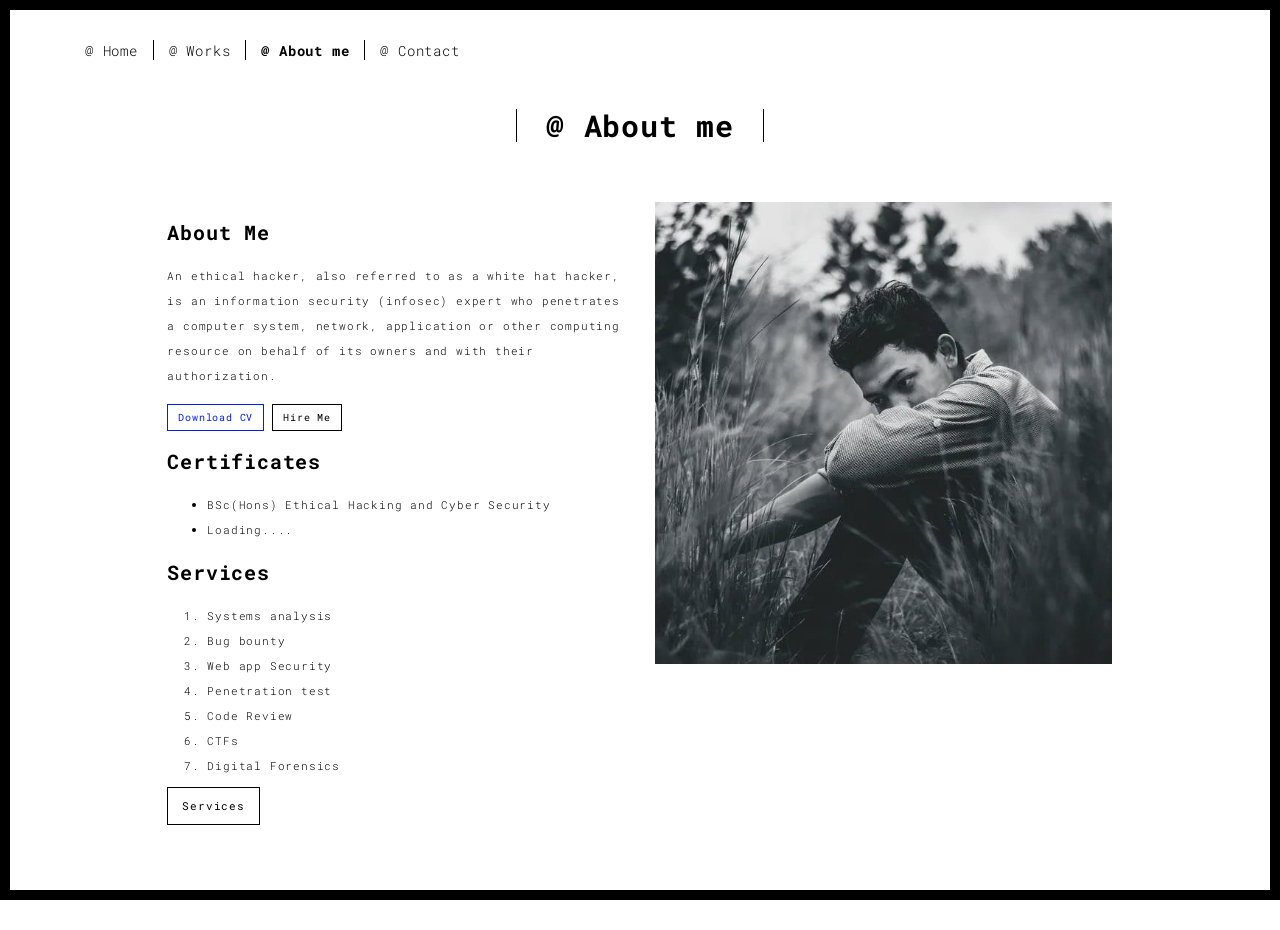
<file: about.html>
<!DOCTYPE html>
<html lang="en">

<head>
  <meta charset="UTF-8">
  <meta content="IE=edge" http-equiv="X-UA-Compatible">
  <meta content="width=device-width,initial-scale=1" name="viewport">
  <meta content="description" name="description">
  <meta name="google" content="notranslate" />
  <meta content="theterminalboy" name="author">

  <!-- Disable tap highlight on IE -->
  <meta name="msapplication-tap-highlight" content="no">
  
  <link rel="apple-touch-icon" sizes="180x180" href="./assets/apple-icon-180x180.png">
  <link href="./assets/favicon.ico" rel="icon">

  <title>About Me</title>  

<link href="./main.css" rel="stylesheet"></head>

<body class="">
<div id="site-border-left"></div>
<div id="site-border-right"></div>
<div id="site-border-top"></div>
<div id="site-border-bottom"></div>
 <!-- Add your content of header -->
<header>
  <nav class="navbar  navbar-fixed-top navbar-default">
    <div class="container">
        <button type="button" class="navbar-toggle collapsed" data-toggle="collapse" data-target="#navbar-collapse" aria-expanded="false">
          <span class="sr-only">Toggle navigation</span>
          <span class="icon-bar"></span>
          <span class="icon-bar"></span>
          <span class="icon-bar"></span>
        </button>

      <div class="collapse navbar-collapse" id="navbar-collapse">
        <ul class="nav navbar-nav ">
          <li><a href="./index.html" title="">@ Home</a></li>
          <li><a href="./works.html" title="">@ Works</a></li>
          <li><a href="./about.html" title="">@ About me</a></li>
          <li><a href="./contact.html" title="">@ Contact</a></li>
          
        </ul>


      </div>
    </div>
  </nav>
</header>

<div class="section-container">
    <div class="container">
      <div class="row">
        <div class="col-xs-12">
          <div class="section-container-spacer text-center">
            <h1 class="h2">@ About me</h1>
          </div>
          
          <div class="row">
            <div class="col-md-10 col-md-offset-1">
              <div class="row">
                <div class="col-xs-12 col-md-6">
                  <h3>About Me</h3>
                  <p>An ethical hacker, also referred to as a white hat hacker, is an information security (infosec) expert who penetrates a computer system, network, application or other computing resource on behalf of its owners and with their authorization.</p>
                  <p><a href="" class="btn btn-primary btn-sm">Download CV</a>
				  <a href="./contact.html" class="btn btn-default btn-sm">Hire Me</a></p>
				  
				  <h3>Certificates</h3>
                  <ul>
                <li>BSc(Hons) Ethical Hacking and Cyber Security</li>
                <li>Loading....</li>
                
              </ul>
                  
				  <h3>Services</h3>
                  <ol>
                <li>Systems analysis</li>
                <li>Bug bounty</li>
                <li> Web app Security</li>
                <li>Penetration test</li>
                <li>Code Review</li>
                <li>CTFs</li>
                <li>Digital Forensics</li>
              </ol>
				<p><a href="./works.html" class="btn btn-default">Services</a></p>  
                </div>
                <div class="col-xs-12 col-md-6">
                  <img src="./assets/images/ash.jpg" class="img-responsive" alt="">
                </div>
              </div>
            </div>
          </div>
          
          
       </div>
      </div>
    </div>
  </div>

<script>
  document.addEventListener("DOMContentLoaded", function (event) {
     navActivePage();
  });
</script>

<!-- Google Analytics: change UA-XXXXX-X to be your site's ID 

<script>
  (function (i, s, o, g, r, a, m) {
    i['GoogleAnalyticsObject'] = r; i[r] = i[r] || function () {
      (i[r].q = i[r].q || []).push(arguments)
    }, i[r].l = 1 * new Date(); a = s.createElement(o),
      m = s.getElementsByTagName(o)[0]; a.async = 1; a.src = g; m.parentNode.insertBefore(a, m)
  })(window, document, 'script', '//www.google-analytics.com/analytics.js', 'ga');
  ga('create', 'UA-XXXXX-X', 'auto');
  ga('send', 'pageview');
</script>

--> <script type="text/javascript" src="./main.js"></script></body>

</html>
</file>
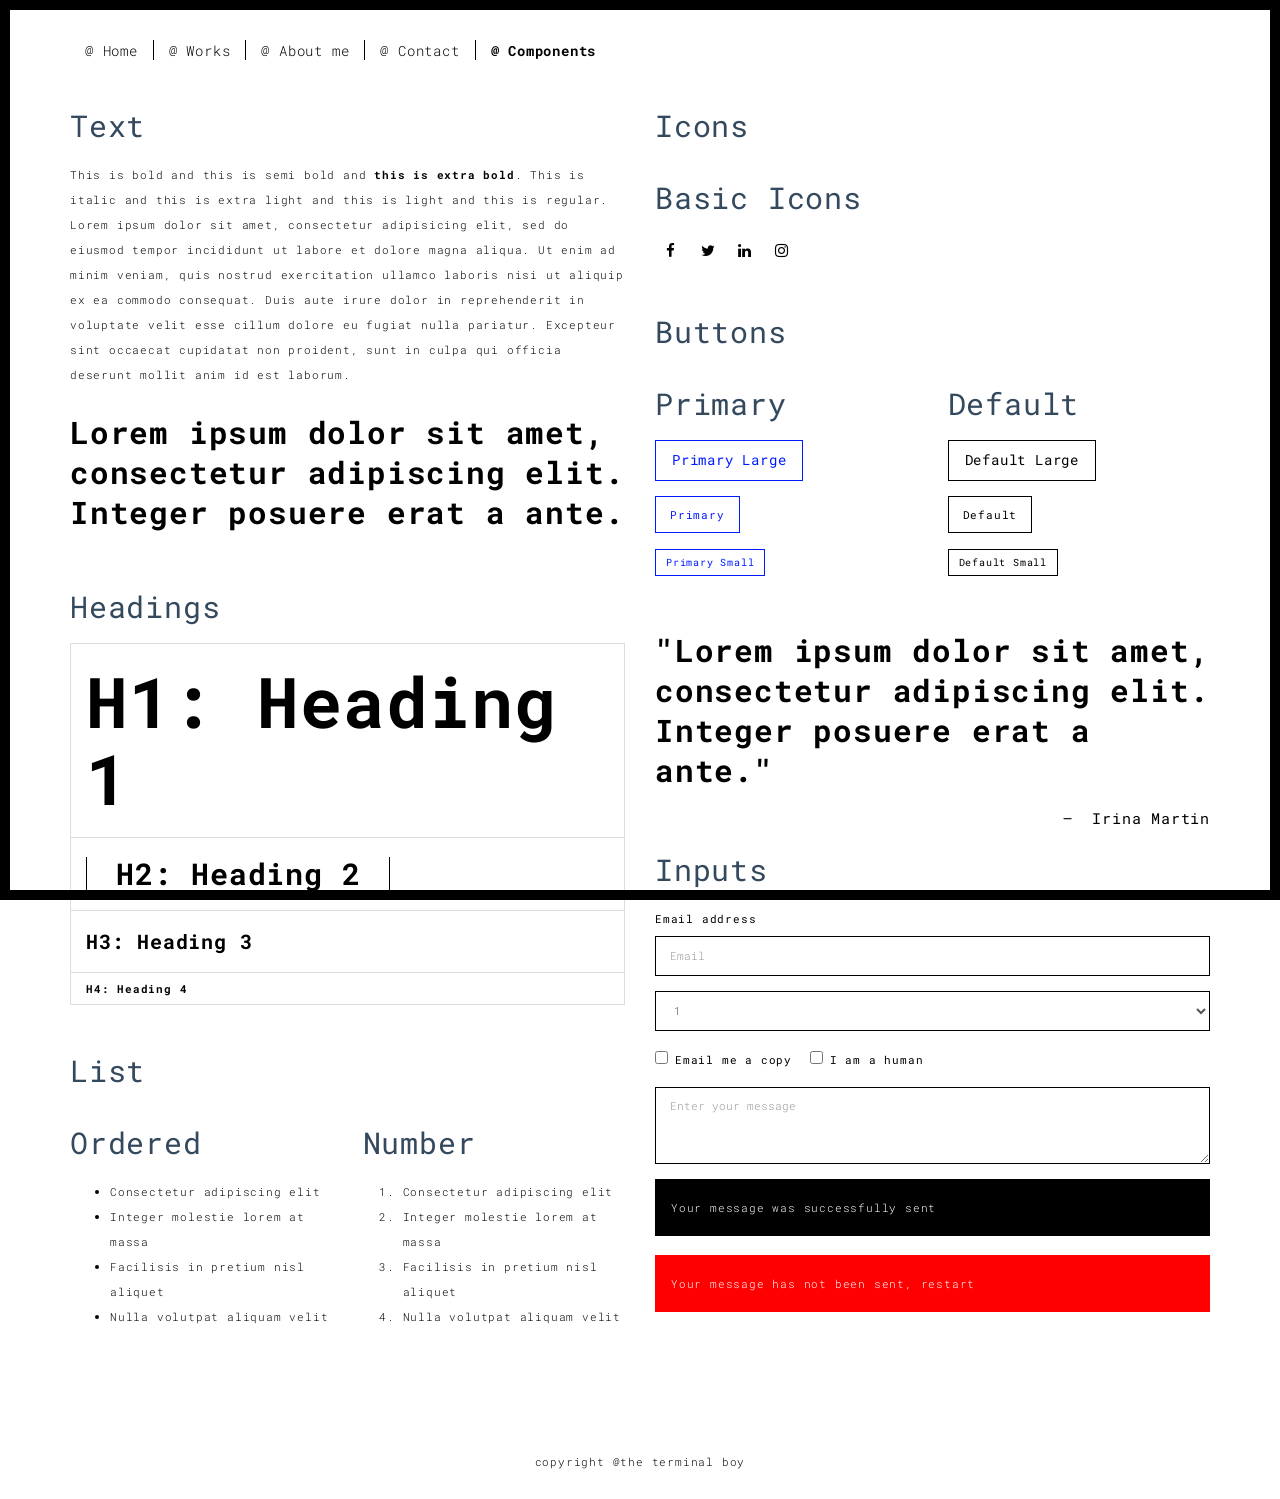
<file: components.html>
<!DOCTYPE html>
<html lang="en">

<head>
  <meta charset="UTF-8">
  <meta content="IE=edge" http-equiv="X-UA-Compatible">
  <meta content="width=device-width,initial-scale=1" name="viewport">
  <meta content="description" name="description">
  <meta name="google" content="notranslate" />
  <meta content="theterminaboy" name="author">

  <!-- Disable tap highlight on IE -->
  <meta name="msapplication-tap-highlight" content="no">
  
  <link rel="apple-touch-icon" sizes="180x180" href="./assets/apple-icon-180x180.png">
  <link href="./assets/favicon.ico" rel="icon">

  <title>Title page</title>  

<link href="./main.css" rel="stylesheet"></head>

<body class="">
<div id="site-border-left"></div>
<div id="site-border-right"></div>
<div id="site-border-top"></div>
<div id="site-border-bottom"></div>
 <!-- Add your content of header -->
<header>
  <nav class="navbar  navbar-fixed-top navbar-default">
    <div class="container">
        <button type="button" class="navbar-toggle collapsed" data-toggle="collapse" data-target="#navbar-collapse" aria-expanded="false">
          <span class="sr-only">Toggle navigation</span>
          <span class="icon-bar"></span>
          <span class="icon-bar"></span>
          <span class="icon-bar"></span>
        </button>

      <div class="collapse navbar-collapse" id="navbar-collapse">
        <ul class="nav navbar-nav ">
          <li><a href="./index.html" title="">@ Home</a></li>
          <li><a href="./works.html" title="">@ Works</a></li>
          <li><a href="./about.html" title="">@ About me</a></li>
          <li><a href="./contact.html" title="">@ Contact</a></li>
          <li><a href="./components.html" title="">@ Components</a></li>
        </ul>


      </div> 
    </div>
  </nav>
</header>

<div class="section-container">
  
<!-- Add your site or app content here -->
  <div class="container">
    <div class="row">
      <div class="col-xs-12 col-md-6">

        <div class="template-example">
          <h2 class="template-title-example">Text</h2>
          <p>This is bold and this is semi bold and <b>this is extra bold</b>. This is italic and this is extra light and this is light
          and this is regular. Lorem ipsum dolor sit amet, consectetur adipisicing elit, sed do eiusmod
          tempor incididunt ut labore et dolore magna aliqua. Ut enim ad minim veniam,
          quis nostrud exercitation ullamco laboris nisi ut aliquip ex ea commodo
          consequat. Duis aute irure dolor in reprehenderit in voluptate velit esse
          cillum dolore eu fugiat nulla pariatur. Excepteur sint occaecat cupidatat non
          proident, sunt in culpa qui officia deserunt mollit anim id est laborum.

          <blockquote>
            <p>Lorem ipsum dolor sit amet, consectetur adipiscing elit. Integer posuere erat a ante.</p>
          </blockquote>
          
          </p>
        </div>

        <div class="template-example">
          <h2 class="template-title-example">Headings</h2>
          
          <table class="table table-bordered">
            <tr><td><h1>H1: Heading 1</h1></td></tr>
            <tr><td><h2>H2: Heading 2</h2></td></tr>
            <tr><td><h3>H3: Heading 3</h3></td></tr>
            <tr><td><h4>H4: Heading 4</h4></td></tr>
          </table>
          
        </div>

        
        <div class="template-example">
          <h2 class="template-title-example">List</h2>
          <div class="row">
            <div class="col-md-6">
              <h3 class="template-title-example">Ordered</h3>
              <ul>
                <li>Consectetur adipiscing elit</li>
                <li>Integer molestie lorem at massa</li>
                <li>Facilisis in pretium nisl aliquet</li>
                <li>Nulla volutpat aliquam velit</li>
              </ul>
            </div>
            <div class="col-md-6">
              <h3 class="template-title-example">Number</h3>
              <ol>
                <li>Consectetur adipiscing elit</li>
                <li>Integer molestie lorem at massa</li>
                <li>Facilisis in pretium nisl aliquet</li>
                <li>Nulla volutpat aliquam velit</li>
              </ol>
            </div>
          </div>
        </div>
        
      </div>

      <div class="col-xs-12 col-md-6">
        <div class="template-example">
          <h2 class="template-title-example">Icons</h2>
          
          <div class="row">
            
            <div class="col-md-6">
               <h3 class="template-title-example">Basic Icons</h2>
                <ul class="list-icons">
                  <li>
                    <span class="fa-icon">
                      <i class="fa fa-facebook"></i>
                    </span>
                  </li>
                  <li>
                    <span class="fa-icon">
                      <i class="fa fa-twitter"></i>
                    </span>
                  </li>
                  <li>
                    <span class="fa-icon">
                      <i class="fa fa-linkedin"></i>
                    </span>
                  </li>
                  <li>
                    <span class="fa-icon">
                      <i class="fa fa-instagram"></i>
                    </span>
                  </li>
                </ul>
            </div>

          </div>


          


        </div>

        <div class="template-example">
          <h2 class="template-title-example">Buttons</h2>
          <div class="row">
            <div class="col-md-6">
              <h3 class="template-title-example">Primary</h2>
              <div class="row">
                  <div class="col-md-6">
                  <p><a href="" class="btn btn-primary btn-lg">Primary Large</a></p>
                  <p><a href="" class="btn btn-primary">Primary </a></p>
                  <p><a href="" class="btn btn-primary btn-sm">Primary Small</a></p>
                </div>
              </div>

              
            </div>


            <div class="col-md-6">
              <h3 class="template-title-example">Default</h2>
              <div class="row">
                  <div class="col-md-6">
                  <p><a href="" class="btn btn-default btn-lg">Default Large</a></p>
                  <p><a href="" class="btn btn-default">Default </a></p>
                  <p><a href="" class="btn btn-default btn-sm">Default Small</a></p>
                </div>
              </div>

            </div>
          </div>
        </div>
        
		<blockquote>
            <p>"Lorem ipsum dolor sit amet, consectetur adipiscing elit. Integer posuere erat a ante."</p>
            <small class="pull-right">Irina Martin</small>
          </blockquote>
		  
        <div class="template-example">
          <h2 class="template-title-example">Inputs</h2>

            <div class="form-group">
              <label for="exampleInputEmail1">Email address</label>
              <input type="email" class="form-control" id="exampleInputEmail1" placeholder="Email">
            </div>

            <div class="form-group">
              <select class="form-control">
                <option>1</option>
                <option>2</option>
                <option>3</option>
                <option>4</option>
                <option>5</option>
              </select>
            </div>

            <div class="form-group">
              <label class="checkbox-inline">
                <input 
                type="checkbox" id="inlineCheckbox1" value="option1"> Email me a copy
              </label>
              <label class="checkbox-inline">
                <input type="checkbox" id="inlineCheckbox2" value="option2"> I am a human
              </label>
            </div>

            <div class="form-group">
              <textarea class="form-control" rows="3" placeholder="Enter your message"></textarea>
            </div>
            
            <div class="alert alert-success" role="alert">Your message was successfully sent</div>
            <div class="alert alert-danger" role="alert">Your message has not been sent, restart</div>
        </div>




      </div>
    </div>
  </div>
</div>

<footer class="footer-container text-center">
  <div class="container">
    <div class="row">
      <div class="col-xs-12">
        <p>copyright @the terminal boy</p>
      </div>
    </div>
  </div>
</footer>

<script>
  document.addEventListener("DOMContentLoaded", function (event) {
     navActivePage();
  });
</script>

<!-- Google Analytics: change UA-XXXXX-X to be your site's ID 

<script>
  (function (i, s, o, g, r, a, m) {
    i['GoogleAnalyticsObject'] = r; i[r] = i[r] || function () {
      (i[r].q = i[r].q || []).push(arguments)
    }, i[r].l = 1 * new Date(); a = s.createElement(o),
      m = s.getElementsByTagName(o)[0]; a.async = 1; a.src = g; m.parentNode.insertBefore(a, m)
  })(window, document, 'script', '//www.google-analytics.com/analytics.js', 'ga');
  ga('create', 'UA-XXXXX-X', 'auto');
  ga('send', 'pageview');
</script>

--> <script type="text/javascript" src="./main.js"></script></body>

</html>
</file>
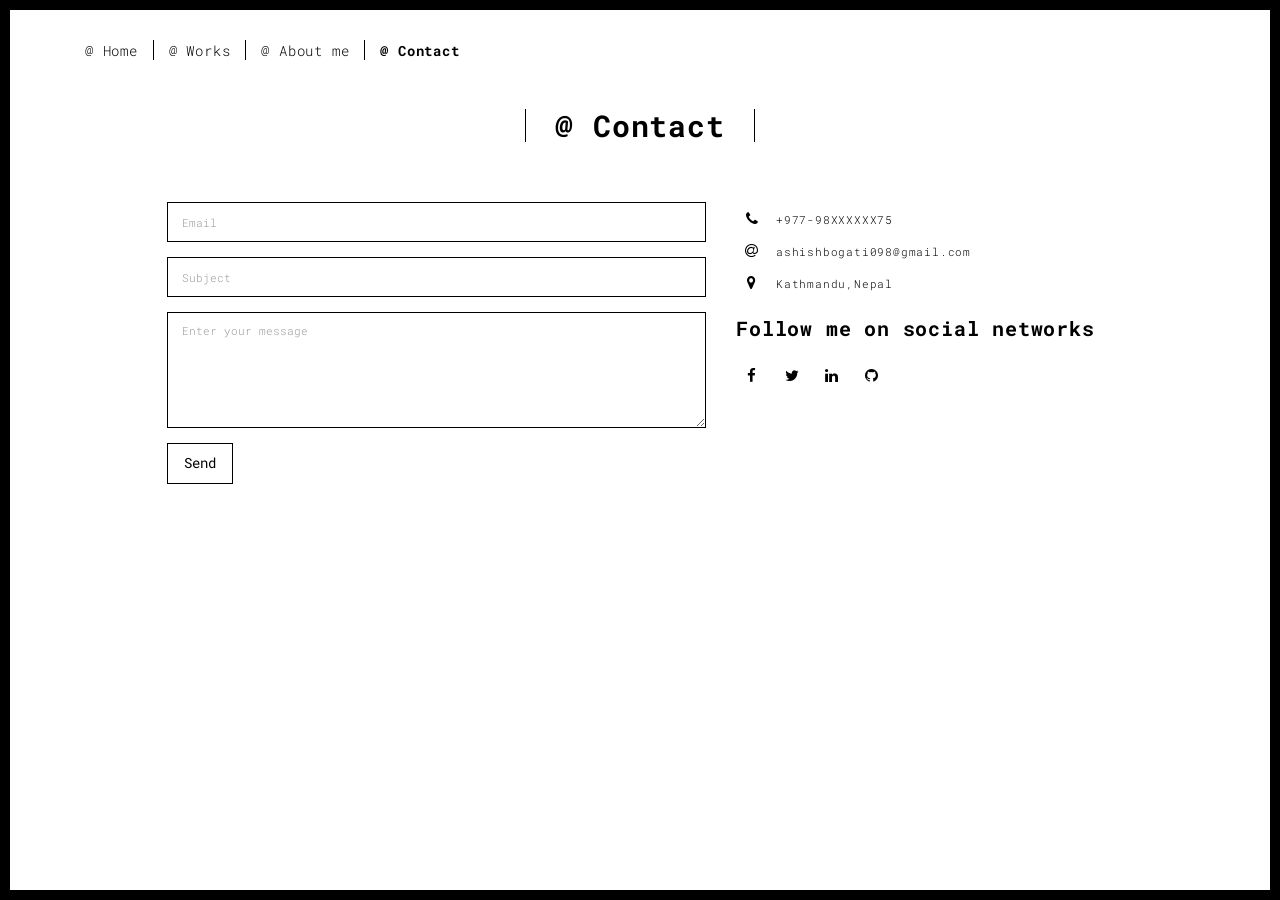
<file: contact.html>
<!DOCTYPE html>
<html lang="en">

<head>
  <meta charset="UTF-8">
  <meta content="IE=edge" http-equiv="X-UA-Compatible">
  <meta content="width=device-width,initial-scale=1" name="viewport">
  <meta content="description" name="description">
  <meta name="google" content="notranslate" />
  <meta content="The Terminal Boy" name="author">

  <!-- Disable tap highlight on IE -->
  <meta name="msapplication-tap-highlight" content="no">
  
  <link rel="apple-touch-icon" sizes="180x180" href="./assets/apple-icon-180x180.png">
  <link href="./assets/favicon.ico" rel="icon">

  <title>Contact Me</title>  

<link href="./main.css" rel="stylesheet"></head>

<body class="">
<div id="site-border-left"></div>
<div id="site-border-right"></div>
<div id="site-border-top"></div>
<div id="site-border-bottom"></div>
 <!-- Add your content of header -->
<header>
  <nav class="navbar  navbar-fixed-top navbar-default">
    <div class="container">
        <button type="button" class="navbar-toggle collapsed" data-toggle="collapse" data-target="#navbar-collapse" aria-expanded="false">
          <span class="sr-only">Toggle navigation</span>
          <span class="icon-bar"></span>
          <span class="icon-bar"></span>
          <span class="icon-bar"></span>
        </button>

      <div class="collapse navbar-collapse" id="navbar-collapse">
        <ul class="nav navbar-nav ">
          <li><a href="./index.html" title="">@ Home</a></li>
          <li><a href="./works.html" title="">@ Works</a></li>
          <li><a href="./about.html" title="">@ About me</a></li>
          <li><a href="./contact.html" title="">@ Contact</a></li>
          
        </ul>


      </div> 
    </div>
  </nav>
</header>

<div class="section-container">
    <div class="container">
      <div class="row">
        <div class="col-xs-12">
          <div class="section-container-spacer text-center">
            <h1 class="h2">@ Contact</h1>
          </div>
          
          <div class="row">
            <div class="col-md-10 col-md-offset-1">
               <form action="" class="reveal-content">
                  <div class="row">
                    <div class="col-md-7">
                      <div class="form-group">
                        <input type="email" class="form-control" id="email" placeholder="Email">
                      </div>
                      <div class="form-group">
                        <input type="text" class="form-control" id="subject" placeholder="Subject">
                      </div>
                      <div class="form-group">
                        <textarea class="form-control" rows="5" placeholder="Enter your message"></textarea>
                      </div>
                      <button type="submit" class="btn btn-default btn-lg">Send</button>
                    </div>
                    <div class="col-md-5 address-container">
                      <ul class="list-unstyled">
                        <li>
                          <span class="fa-icon">
                            <i class="fa fa-phone" aria-hidden="true"></i>
                          </span>
                          +977-98XXXXXX75
                        </li>
                        <li>
                          <span class="fa-icon">
                            <i class="fa fa-at" aria-hidden="true"></i>
                          </span>
                          ashishbogati098@gmail.com
                        </li>
                        <li>
                          <span class="fa-icon">
                            <i class="fa fa fa-map-marker" aria-hidden="true"></i>
                          </span>
                          Kathmandu,Nepal
                        </li>
                      </ul>
                      <h3>Follow me on social networks</h3>
                      <a href="https://www.facebook.com/bogatiAshish" title="" class="fa-icon">
                        <i class="fa fa-facebook"></i>
                      </a>
                      <a href="https://twitter.com/zz_ashi" title="" class="fa-icon">
                        <i class="fa fa-twitter"></i>
                      </a>
                      <a href="https://np.linkedin.com/in/ashish-bogati-4063a71b8" title="" class="fa-icon">
                        <i class="fa fa-linkedin"></i>
                      </a>
                      <a href="https://github.com/AshishBogati" title="" class="fa-icon">
                        <i class="fa fa-github"></i>
                      </a>

                    </div>
                  </div>
                </form>
            </div>

          </div>
         
       </div>
      </div>
    </div>
  </div>




<script>
  document.addEventListener("DOMContentLoaded", function (event) {
     navActivePage();
  });
</script>

<!-- Google Analytics: change UA-XXXXX-X to be your site's ID 

<script>
  (function (i, s, o, g, r, a, m) {
    i['GoogleAnalyticsObject'] = r; i[r] = i[r] || function () {
      (i[r].q = i[r].q || []).push(arguments)
    }, i[r].l = 1 * new Date(); a = s.createElement(o),
      m = s.getElementsByTagName(o)[0]; a.async = 1; a.src = g; m.parentNode.insertBefore(a, m)
  })(window, document, 'script', '//www.google-analytics.com/analytics.js', 'ga');
  ga('create', 'UA-XXXXX-X', 'auto');
  ga('send', 'pageview');
</script>

--> <script type="text/javascript" src="./main.js"></script></body>

</html>
</file>
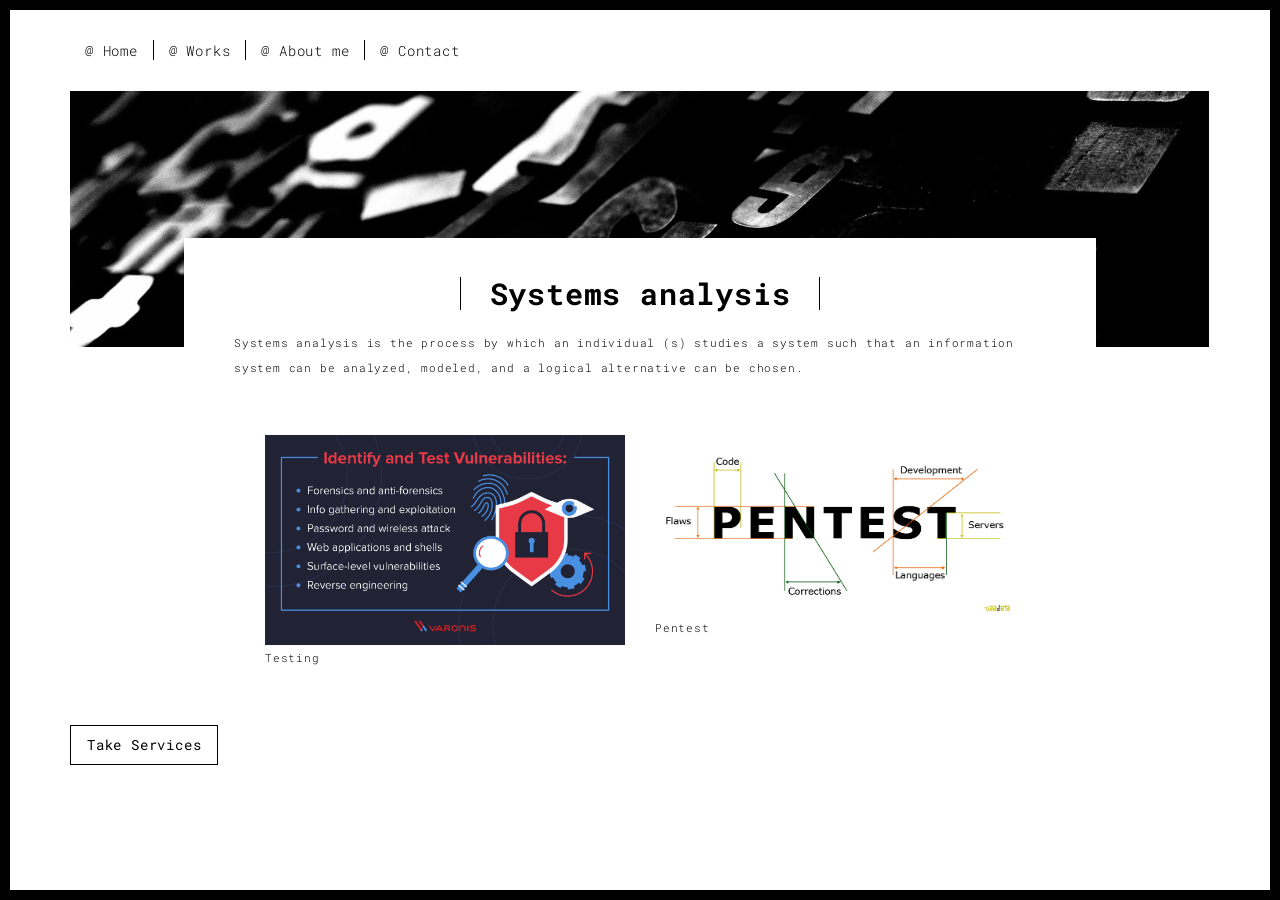
<file: work.html>
<!DOCTYPE html>
<html lang="en">

<head>
  <meta charset="UTF-8">
  <meta content="IE=edge" http-equiv="X-UA-Compatible">
  <meta content="width=device-width,initial-scale=1" name="viewport">
  <meta content="description" name="description">
  <meta name="google" content="notranslate" />
  <meta content="The Terminal Boy" name="author">

  <!-- Disable tap highlight on IE -->
  <meta name="msapplication-tap-highlight" content="no">
  
  <link rel="apple-touch-icon" sizes="180x180" href="./assets/apple-icon-180x180.png">
  <link href="./assets/favicon.ico" rel="icon">

  <title>works@systemanalysis</title>  

<link href="./main.css" rel="stylesheet"></head>

<body class="">
<div id="site-border-left"></div>
<div id="site-border-right"></div>
<div id="site-border-top"></div>
<div id="site-border-bottom"></div>
<!-- Add your content of header -->
<header>
  <nav class="navbar  navbar-fixed-top navbar-default">
    <div class="container">
        <button type="button" class="navbar-toggle collapsed" data-toggle="collapse" data-target="#navbar-collapse" aria-expanded="false">
          <span class="sr-only">Toggle navigation</span>
          <span class="icon-bar"></span>
          <span class="icon-bar"></span>
          <span class="icon-bar"></span>
        </button>

      <div class="collapse navbar-collapse" id="navbar-collapse">
        <ul class="nav navbar-nav ">
          <li><a href="./index.html" title="">@ Home</a></li>
          <li><a href="./works.html" title="">@ Works</a></li>
          <li><a href="./about.html" title="">@ About me</a></li>
          <li><a href="./contact.html" title="">@ Contact</a></li>
          
        </ul>


      </div>
    </div>
  </nav>
</header>
<div class="section-container">
  <div class="container">
    <div class="row">
      <div class="col-xs-12">
        <img src="./assets/images/work001-01.jpg" class="img-responsive" alt="">
        <div class="card-container">
          <div class="text-center">
            <h1 class="h2">Systems analysis</h1>
          </div>
          <p>Systems analysis is the process by which an individual (s) studies a system such that an information system can be analyzed, modeled, and a logical alternative can be chosen.</p>
</div>
      </div>

      
      
      <div class="col-md-8 col-md-offset-2 section-container-spacer">
        <div class="row">
          <div class="col-xs-12 col-md-6">
            <img src="./assets/images/work001-02.jpg" class="img-responsive" alt="">
            <p>Testing</p>
          </div>
          <div class="col-xs-12 col-md-6">
            <img src="./assets/images/work001-03.jpg" class="img-responsive" alt="">
            <p>Pentest</p>
          </div>
        </div>
      </div>

      <div class="col-xs-12">
        <p><a href="./contact.html" class="btn btn-default btn-lg">Take Services</a></p>
      </div>

    </div>
  </div>
</div>


<script>
  document.addEventListener("DOMContentLoaded", function (event) {
     navActivePage();
  });
</script>

<!-- Google Analytics: change UA-XXXXX-X to be your site's ID 

<script>
  (function (i, s, o, g, r, a, m) {
    i['GoogleAnalyticsObject'] = r; i[r] = i[r] || function () {
      (i[r].q = i[r].q || []).push(arguments)
    }, i[r].l = 1 * new Date(); a = s.createElement(o),
      m = s.getElementsByTagName(o)[0]; a.async = 1; a.src = g; m.parentNode.insertBefore(a, m)
  })(window, document, 'script', '//www.google-analytics.com/analytics.js', 'ga');
  ga('create', 'UA-XXXXX-X', 'auto');
  ga('send', 'pageview');
</script>

--> <script type="text/javascript" src="./main.js"></script></body>

</html>
</file>
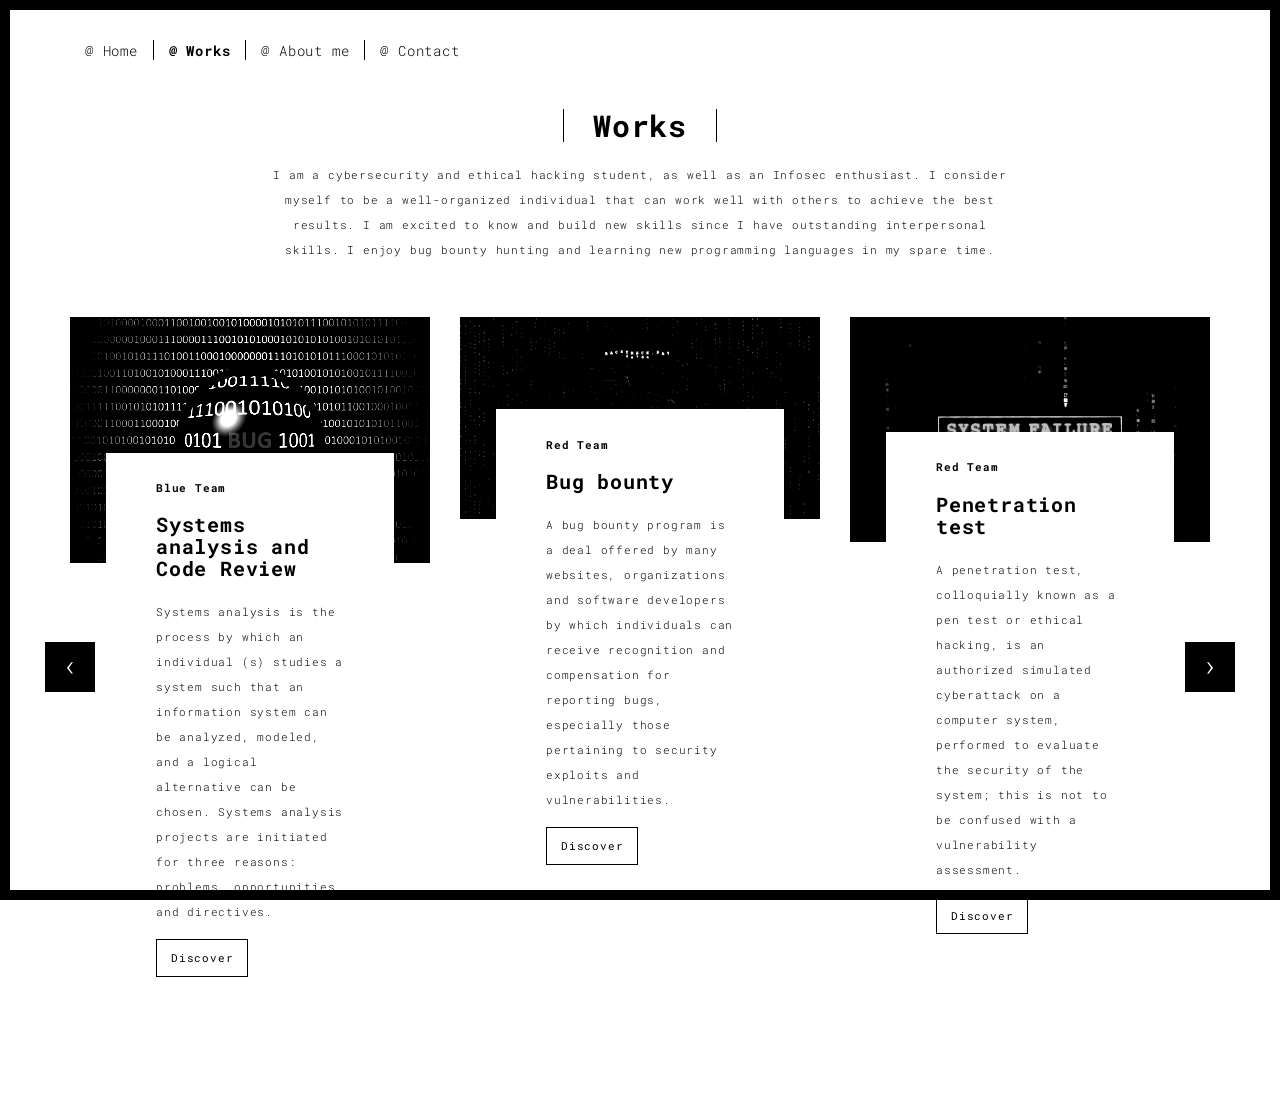
<file: works.html>
<!DOCTYPE html>
<html lang="en">

<head>
  <meta charset="UTF-8">
  <meta content="IE=edge" http-equiv="X-UA-Compatible">
  <meta content="width=device-width,initial-scale=1" name="viewport">
  <meta content="description" name="description">
  <meta name="google" content="notranslate" />
  <meta content="The Terminal Boy" name="author">

  <!-- Disable tap highlight on IE -->
  <meta name="msapplication-tap-highlight" content="no">
  
  <link rel="apple-touch-icon" sizes="180x180" href="./assets/apple-icon-180x180.png">
  <link href="./assets/favicon.ico" rel="icon">

  <title>Works</title>  

<link href="./main.css" rel="stylesheet"></head>

<body class="">
<div id="site-border-left"></div>
<div id="site-border-right"></div>
<div id="site-border-top"></div>
<div id="site-border-bottom"></div>
 <!-- Add your content of header -->
<header>
  <nav class="navbar  navbar-fixed-top navbar-default">
    <div class="container">
        <button type="button" class="navbar-toggle collapsed" data-toggle="collapse" data-target="#navbar-collapse" aria-expanded="false">
          <span class="sr-only">Toggle navigation</span>
          <span class="icon-bar"></span>
          <span class="icon-bar"></span>
          <span class="icon-bar"></span>
        </button>

      <div class="collapse navbar-collapse" id="navbar-collapse">
        <ul class="nav navbar-nav ">
          <li><a href="./index.html" title="">@ Home</a></li>
          <li><a href="./works.html" title="">@ Works</a></li>
          <li><a href="./about.html" title="">@ About me</a></li>
          <li><a href="./contact.html" title="">@ Contact</a></li>
          
        </ul>


      </div> 
    </div>
  </nav>
</header>

<div class="section-container">
  <div class="container">
    <div class="row">
      
      <div class="col-sm-8 col-sm-offset-2 section-container-spacer">
        <div class="text-center">
          <h1 class="h2">Works</h1>
          <p>I am a cybersecurity and ethical hacking student, as well as an Infosec enthusiast. I consider myself to be a well-organized individual that can work well with others to achieve the best results. I am excited to know and build new skills since I have outstanding interpersonal skills. I enjoy bug bounty hunting and learning new programming languages in my spare time.</p>
        </div>
      </div>

      <div class="col-md-12">
     
      <div id="myCarousel" class="carousel slide projects-carousel">
        <!-- Carousel items -->
        <div class="carousel-inner">
            <div class="item active">
                <div class="row">
                    <div class="col-sm-4">

                      <a href="./work.html" title="" class="black-image-project-hover">
                        <img src="./assets/images/work01-hover.jpg" alt="" class="img-responsive">
                      </a>
                      <div class="card-container card-container-lg">
                        <h4>Blue Team</h4>
                        <h3>Systems analysis and Code Review</h3>
                        <p>Systems analysis is the process by which an individual (s) studies a system such that an information system can be analyzed, modeled, and a logical alternative can be chosen. Systems analysis projects are initiated for three reasons: problems, opportunities, and directives.</p>
                        <a href="./work.html" title="" class="btn btn-default">Discover</a>
                      </div>
                    </div>
                    <div class="col-sm-4">
                      <a href="./work.html" title="" class="black-image-project-hover">
                        <img src="./assets/images/work02-hover.jpg" alt="" class="img-responsive">
                      </a>
                      <div class="card-container card-container-lg">
                        <h4>Red Team</h4>
                        <h3>Bug bounty</h3>
                        <p>A bug bounty program is a deal offered by many websites, organizations and software developers by which individuals can receive recognition and compensation for reporting bugs, especially those pertaining to security exploits and vulnerabilities.</p>
                        <a href="./work.html" title="" class="btn btn-default">Discover</a>
                      </div>
                    </div>
                    <div class="col-sm-4">
                      <a href="./work.html" title="" class="black-image-project-hover">
                        <img src="./assets/images/work03-hover.jpg" alt="" class="img-responsive">
                      </a>
                      <div class="card-container card-container-lg">
                        <h4>Red Team</h4>
                        <h3>Penetration test</h3>
                        <p>A penetration test, colloquially known as a pen test or ethical hacking, is an authorized simulated cyberattack on a computer system, performed to evaluate the security of the system; this is not to be confused with a vulnerability assessment.</p>
                        <a href="./work.html" title="" class="btn btn-default">Discover</a>
                      </div>
                    </div>
                    
                </div>
                <!--/row-->
            </div>
            <!--/item-->
            <div class="item">
                <div class="row">
                  <div class="col-sm-4">
                    <a href="./work.html" class="black-image-project-hover">
                      <img src="./assets/images/work02-hover.jpg" alt="Image" class="img-responsive">
                    </a>
                    <div class="card-container card-container-lg">
                        <h4>Red Team</h4>
                        <h3>Systems analysis</h3>
                        <p>Systems analysis is the process by which an individual (s) studies a system such that an information system can be analyzed, modeled, and a logical alternative can be chosen. Systems analysis projects are initiated for three reasons: problems, opportunities, and directives.</p>
                        <a href="./work.html" title="" class="btn btn-default">Discover</a>
                      </div>
                  </div>
                   <div class="col-sm-4">
                      <a href="./work.html" class="black-image-project-hover">
                        <img src="./assets/images/work01-hover.jpg" alt="Image" class="img-responsive">
                      </a>
                      <div class="card-container card-container-lg">
                        <h4>Blue Team</h4>
                        <h3>Bug bounty</h3>
                        <p>A bug bounty program is a deal offered by many websites, organizations and software developers by which individuals can receive recognition and compensation for reporting bugs, especially those pertaining to security exploits and vulnerabilities.</p>
                        <a href="./work.html" title="" class="btn btn-default">Discover</a>
                      </div>
                    </div>
                    
                    <div class="col-sm-4">
                      <a href="./work.html" class="black-image-project-hover">
                        <img src="./assets/images/work03-hover.jpg" alt="Image" class="img-responsive">
                      </a>
                      <div class="card-container card-container-lg">
                        <h4>Red Team</h4>
                        <h3>Penetration test</h3>
                        <p>A penetration test, colloquially known as a pen test or ethical hacking, is an authorized simulated cyberattack on a computer system, performed to evaluate the security of the system; this is not to be confused with a vulnerability assessment.</p>
                        <a href="./work.html" title="" class="btn btn-default">Discover</a>
                      </div>
                    </div>
                    
                </div>
                <!--/row-->
            </div>
            
            <!--/item-->
        </div>
        <!--/carousel-inner--> 
        <a class="left carousel-control" href="#myCarousel" data-slide="prev">‹</a>

        <a class="right carousel-control" href="#myCarousel" data-slide="next">›</a>
     </div>



    <!--/myCarousel-->
    </div>



    </div>
  </div>
</div>

<script>
  document.addEventListener("DOMContentLoaded", function (event) {
     navActivePage();
  });
</script>

<!-- Google Analytics: change UA-XXXXX-X to be your site's ID 

<script>
  (function (i, s, o, g, r, a, m) {
    i['GoogleAnalyticsObject'] = r; i[r] = i[r] || function () {
      (i[r].q = i[r].q || []).push(arguments)
    }, i[r].l = 1 * new Date(); a = s.createElement(o),
      m = s.getElementsByTagName(o)[0]; a.async = 1; a.src = g; m.parentNode.insertBefore(a, m)
  })(window, document, 'script', '//www.google-analytics.com/analytics.js', 'ga');
  ga('create', 'UA-XXXXX-X', 'auto');
  ga('send', 'pageview');
</script>

--> <script type="text/javascript" src="./main.js"></script></body>

</html>
</file>
<file: main.css>
@import url(https://fonts.googleapis.com/css?family=Roboto:900|Roboto+Mono:300,400,700);@import url(https://maxcdn.bootstrapcdn.com/font-awesome/4.7.0/css/font-awesome.min.css);/*!
 * Bootstrap v3.3.7 (http://getbootstrap.com)
 * Copyright 2011-2016 Twitter, Inc.
 * Licensed under MIT (https://github.com/twbs/bootstrap/blob/master/LICENSE)
 */
/*! normalize.css v3.0.3 | MIT License | github.com/necolas/normalize.css */html{font-family:sans-serif;-ms-text-size-adjust:100%;-webkit-text-size-adjust:100%}body{margin:0}article,aside,details,figcaption,figure,footer,header,hgroup,main,menu,nav,section,summary{display:block}audio,canvas,progress,video{display:inline-block;vertical-align:baseline}audio:not([controls]){display:none;height:0}[hidden],template{display:none}a{background-color:transparent}a:active,a:hover{outline:0}abbr[title]{border-bottom:1px dotted}b,strong{font-weight:700}dfn{font-style:italic}h1{font-size:2em;margin:.67em 0}mark{background:#ff0;color:#000}small{font-size:80%}sub,sup{font-size:75%;line-height:0;position:relative;vertical-align:baseline}sup{top:-.5em}sub{bottom:-.25em}img{border:0}svg:not(:root){overflow:hidden}figure{margin:1em 40px}hr{box-sizing:content-box;height:0}pre{overflow:auto}code,kbd,pre,samp{font-family:monospace,monospace;font-size:1em}button,input,optgroup,select,textarea{color:inherit;font:inherit;margin:0}button{overflow:visible}button,select{text-transform:none}button,html input[type=button],input[type=reset],input[type=submit]{-webkit-appearance:button;cursor:pointer}button[disabled],html input[disabled]{cursor:default}button::-moz-focus-inner,input::-moz-focus-inner{border:0;padding:0}input{line-height:normal}input[type=checkbox],input[type=radio]{box-sizing:border-box;padding:0}input[type=number]::-webkit-inner-spin-button,input[type=number]::-webkit-outer-spin-button{height:auto}input[type=search]{-webkit-appearance:textfield;box-sizing:content-box}input[type=search]::-webkit-search-cancel-button,input[type=search]::-webkit-search-decoration{-webkit-appearance:none}fieldset{border:1px solid silver;margin:0 2px;padding:.35em .625em .75em}textarea{overflow:auto}optgroup{font-weight:700}table{border-collapse:collapse;border-spacing:0}td,th{padding:0}

/*! Source: https://github.com/h5bp/html5-boilerplate/blob/master/src/css/main.css */
@media print{*,:after,:before{background:transparent!important;color:#000!important;
box-shadow:none!important;text-shadow:none!important}a,a:visited{text-decoration:underline}a[href]:after{content:" (" attr(href) ")"}abbr[title]:after{content:" (" attr(title) ")"}a[href^="#"]:after,a[href^="javascript:"]:after{content:""}blockquote,pre{border:1px solid #999;page-break-inside:avoid}thead{display:table-header-group}img,tr{page-break-inside:avoid}img{max-width:100%!important}h2,h3,p{orphans:3;widows:3}h2,h3{page-break-after:avoid}.navbar{display:none}.btn>.caret,.dropup>.btn>.caret{border-top-color:#000!important}.label{border:1px solid #000}.table{border-collapse:collapse!important}.table td,.table th{background-color:#fff!important}.table-bordered td,.table-bordered th{border:1px solid #ddd!important}}*,:after,:before{-webkit-box-sizing:border-box;-moz-box-sizing:border-box;box-sizing:border-box}html{font-size:10px;-webkit-tap-highlight-color:transparent}body{font-family:Roboto Mono,Helvetica,Arial,sans-serif;font-size:11px;line-height:1.78;color:#000;background-color:#fff}button,input,select,textarea{font-family:inherit;font-size:inherit;line-height:inherit}a{color:#001aff;text-decoration:none}a:focus,a:hover{color:#0012b3;text-decoration:underline}a:focus{outline:5px auto -webkit-focus-ring-color;outline-offset:-2px}figure{margin:0}img{vertical-align:middle}.img-responsive{display:block;max-width:100%;height:auto}.img-rounded{border-radius:0}.img-thumbnail{padding:4px;line-height:1.78;background-color:#fff;border:1px solid #ddd;border-radius:0;-webkit-transition:all .2s ease-in-out;-o-transition:all .2s ease-in-out;transition:all .2s ease-in-out;display:inline-block;max-width:100%;height:auto}.img-circle{border-radius:50%}hr{margin-top:19px;margin-bottom:19px;border:0;border-top:1px solid #eee}.sr-only{position:absolute;width:1px;height:1px;margin:-1px;padding:0;overflow:hidden;clip:rect(0,0,0,0);border:0}.sr-only-focusable:active,.sr-only-focusable:focus{position:static;width:auto;height:auto;margin:0;overflow:visible;clip:auto}[role=button]{cursor:pointer}.h1,.h2,.h3,.h4,.h5,.h6,h1,h2,h3,h4,h5,h6{font-family:Roboto Mono,Helvetica,Arial,sans-serif;font-weight:700;line-height:1.1;color:#000}.h1 .small,.h1 small,.h2 .small,.h2 small,.h3 .small,.h3 small,.h4 .small,.h4 small,.h5 .small,.h5 small,.h6 .small,.h6 small,h1 .small,h1 small,h2 .small,h2 small,h3 .small,h3 small,h4 .small,h4 small,h5 .small,h5 small,h6 .small,h6 small{font-weight:400;line-height:1;color:#777}.h1,.h2,.h3,h1,h2,h3{margin-top:19px;margin-bottom:9.5px}.h1 .small,.h1 small,.h2 .small,.h2 small,.h3 .small,.h3 small,h1 .small,h1 small,h2 .small,h2 small,h3 .small,h3 small{font-size:65%}.h4,.h5,.h6,h4,h5,h6{margin-top:9.5px;margin-bottom:9.5px}.h4 .small,.h4 small,.h5 .small,.h5 small,.h6 .small,.h6 small,h4 .small,h4 small,h5 .small,h5 small,h6 .small,h6 small{font-size:75%}.h1,h1{font-size:70px}.h2,h2{font-size:30px}.h3,h3{font-size:20px}.h4,.h5,h4,h5{font-size:11px}.h6,h6{font-size:10px}p{margin:0 0 9.5px}.lead{margin-bottom:19px;font-size:12px;font-weight:300;line-height:1.4}@media (min-width:768px){.lead{font-size:16.5px}}.small,small{font-size:90%}.mark,mark{background-color:#fcf8e3;padding:.2em}.text-left{text-align:left}.text-right{text-align:right}.text-center{text-align:center}.text-justify{text-align:justify}.text-nowrap{white-space:nowrap}.text-lowercase{text-transform:lowercase}.initialism,.text-uppercase{text-transform:uppercase}.text-capitalize{text-transform:capitalize}.text-muted{color:#777}.text-primary{color:#001aff}a.text-primary:focus,a.text-primary:hover{color:#0015cc}.text-success{color:#fff}a.text-success:focus,a.text-success:hover{color:#e6e6e6}.text-info{color:#31708f}a.text-info:focus,a.text-info:hover{color:#245269}.text-warning{color:#8a6d3b}a.text-warning:focus,a.text-warning:hover{color:#66512c}.text-danger{color:#fff}a.text-danger:focus,a.text-danger:hover{color:#e6e6e6}.bg-primary{color:#fff;background-color:#001aff}a.bg-primary:focus,a.bg-primary:hover{background-color:#0015cc}.bg-success,a.bg-success:focus,a.bg-success:hover{background-color:#000}.bg-info{background-color:#d9edf7}a.bg-info:focus,a.bg-info:hover{background-color:#afd9ee}.bg-warning{background-color:#fcf8e3}a.bg-warning:focus,a.bg-warning:hover{background-color:#f7ecb5}.bg-danger{background-color:red}a.bg-danger:focus,a.bg-danger:hover{background-color:#c00}.page-header{padding-bottom:8.5px;margin:38px 0 19px;border-bottom:1px solid #eee}ol,ul{margin-top:0;margin-bottom:9.5px}ol ol,ol ul,ul ol,ul ul{margin-bottom:0}.list-inline,.list-unstyled{padding-left:0;list-style:none}.list-inline{margin-left:-5px}.list-inline>li{display:inline-block;padding-left:5px;padding-right:5px}dl{margin-top:0;margin-bottom:19px}dd,dt{line-height:1.78}dt{font-weight:700}dd{margin-left:0}.dl-horizontal dd:after,.dl-horizontal dd:before{content:" ";display:table}.dl-horizontal dd:after{clear:both}@media (min-width:768px){.dl-horizontal dt{float:left;width:160px;clear:left;text-align:right;overflow:hidden;text-overflow:ellipsis;white-space:nowrap}.dl-horizontal dd{margin-left:180px}}abbr[data-original-title],abbr[title]{cursor:help;border-bottom:1px dotted #777}.initialism{font-size:90%}blockquote{padding:9.5px 19px;margin:0 0 19px;font-size:13.75px;border-left:5px solid #eee}blockquote ol:last-child,blockquote p:last-child,blockquote ul:last-child{margin-bottom:0}blockquote .small,blockquote footer,blockquote small{display:block;font-size:80%;line-height:1.78;color:#777}blockquote .small:before,blockquote footer:before,blockquote small:before{content:"\2014   \A0"}.blockquote-reverse,blockquote.pull-right{padding-right:15px;padding-left:0;border-right:5px solid #eee;border-left:0;text-align:right}.blockquote-reverse .small:before,.blockquote-reverse footer:before,.blockquote-reverse small:before,blockquote.pull-right .small:before,blockquote.pull-right footer:before,blockquote.pull-right small:before{content:""}.blockquote-reverse .small:after,.blockquote-reverse footer:after,.blockquote-reverse small:after,blockquote.pull-right .small:after,blockquote.pull-right footer:after,blockquote.pull-right small:after{content:"\A0   \2014"}address{margin-bottom:19px;font-style:normal;line-height:1.78}code,kbd,pre,samp{font-family:Menlo,Monaco,Consolas,Courier New,monospace}code{color:#c7254e;background-color:#f9f2f4}code,kbd{padding:2px 4px;font-size:90%;border-radius:0}kbd{color:#fff;background-color:#333;box-shadow:inset 0 -1px 0 rgba(0,0,0,.25)}kbd kbd{padding:0;font-size:100%;font-weight:700;box-shadow:none}pre{display:block;padding:9px;margin:0 0 9.5px;font-size:10px;line-height:1.78;word-break:break-all;word-wrap:break-word;color:#333;background-color:#f5f5f5;border:1px solid #ccc;border-radius:0}pre code{padding:0;font-size:inherit;color:inherit;white-space:pre-wrap;background-color:transparent;border-radius:0}.pre-scrollable{max-height:340px;overflow-y:scroll}.container{margin-right:auto;margin-left:auto;padding-left:15px;padding-right:15px}.container:after,.container:before{content:" ";display:table}.container:after{clear:both}@media (min-width:768px){.container{width:750px}}@media (min-width:992px){.container{width:970px}}@media (min-width:1200px){.container{width:1170px}}.container-fluid{margin-right:auto;margin-left:auto;padding-left:15px;padding-right:15px}.container-fluid:after,.container-fluid:before{content:" ";display:table}.container-fluid:after{clear:both}.row{margin-left:-15px;margin-right:-15px}.row:after,.row:before{content:" ";display:table}.row:after{clear:both}.col-lg-1,.col-lg-2,.col-lg-3,.col-lg-4,.col-lg-5,.col-lg-6,.col-lg-7,.col-lg-8,.col-lg-9,.col-lg-10,.col-lg-11,.col-lg-12,.col-md-1,.col-md-2,.col-md-3,.col-md-4,.col-md-5,.col-md-6,.col-md-7,.col-md-8,.col-md-9,.col-md-10,.col-md-11,.col-md-12,.col-sm-1,.col-sm-2,.col-sm-3,.col-sm-4,.col-sm-5,.col-sm-6,.col-sm-7,.col-sm-8,.col-sm-9,.col-sm-10,.col-sm-11,.col-sm-12,.col-xs-1,.col-xs-2,.col-xs-3,.col-xs-4,.col-xs-5,.col-xs-6,.col-xs-7,.col-xs-8,.col-xs-9,.col-xs-10,.col-xs-11,.col-xs-12{position:relative;min-height:1px;padding-left:15px;padding-right:15px}.col-xs-1,.col-xs-2,.col-xs-3,.col-xs-4,.col-xs-5,.col-xs-6,.col-xs-7,.col-xs-8,.col-xs-9,.col-xs-10,.col-xs-11,.col-xs-12{float:left}.col-xs-1{width:8.33333%}.col-xs-2{width:16.66667%}.col-xs-3{width:25%}.col-xs-4{width:33.33333%}.col-xs-5{width:41.66667%}.col-xs-6{width:50%}.col-xs-7{width:58.33333%}.col-xs-8{width:66.66667%}.col-xs-9{width:75%}.col-xs-10{width:83.33333%}.col-xs-11{width:91.66667%}.col-xs-12{width:100%}.col-xs-pull-0{right:auto}.col-xs-pull-1{right:8.33333%}.col-xs-pull-2{right:16.66667%}.col-xs-pull-3{right:25%}.col-xs-pull-4{right:33.33333%}.col-xs-pull-5{right:41.66667%}.col-xs-pull-6{right:50%}.col-xs-pull-7{right:58.33333%}.col-xs-pull-8{right:66.66667%}.col-xs-pull-9{right:75%}.col-xs-pull-10{right:83.33333%}.col-xs-pull-11{right:91.66667%}.col-xs-pull-12{right:100%}.col-xs-push-0{left:auto}.col-xs-push-1{left:8.33333%}.col-xs-push-2{left:16.66667%}.col-xs-push-3{left:25%}.col-xs-push-4{left:33.33333%}.col-xs-push-5{left:41.66667%}.col-xs-push-6{left:50%}.col-xs-push-7{left:58.33333%}.col-xs-push-8{left:66.66667%}.col-xs-push-9{left:75%}.col-xs-push-10{left:83.33333%}.col-xs-push-11{left:91.66667%}.col-xs-push-12{left:100%}.col-xs-offset-0{margin-left:0}.col-xs-offset-1{margin-left:8.33333%}.col-xs-offset-2{margin-left:16.66667%}.col-xs-offset-3{margin-left:25%}.col-xs-offset-4{margin-left:33.33333%}.col-xs-offset-5{margin-left:41.66667%}.col-xs-offset-6{margin-left:50%}.col-xs-offset-7{margin-left:58.33333%}.col-xs-offset-8{margin-left:66.66667%}.col-xs-offset-9{margin-left:75%}.col-xs-offset-10{margin-left:83.33333%}.col-xs-offset-11{margin-left:91.66667%}.col-xs-offset-12{margin-left:100%}@media (min-width:768px){.col-sm-1,.col-sm-2,.col-sm-3,.col-sm-4,.col-sm-5,.col-sm-6,.col-sm-7,.col-sm-8,.col-sm-9,.col-sm-10,.col-sm-11,.col-sm-12{float:left}.col-sm-1{width:8.33333%}.col-sm-2{width:16.66667%}.col-sm-3{width:25%}.col-sm-4{width:33.33333%}.col-sm-5{width:41.66667%}.col-sm-6{width:50%}.col-sm-7{width:58.33333%}.col-sm-8{width:66.66667%}.col-sm-9{width:75%}.col-sm-10{width:83.33333%}.col-sm-11{width:91.66667%}.col-sm-12{width:100%}.col-sm-pull-0{right:auto}.col-sm-pull-1{right:8.33333%}.col-sm-pull-2{right:16.66667%}.col-sm-pull-3{right:25%}.col-sm-pull-4{right:33.33333%}.col-sm-pull-5{right:41.66667%}.col-sm-pull-6{right:50%}.col-sm-pull-7{right:58.33333%}.col-sm-pull-8{right:66.66667%}.col-sm-pull-9{right:75%}.col-sm-pull-10{right:83.33333%}.col-sm-pull-11{right:91.66667%}.col-sm-pull-12{right:100%}.col-sm-push-0{left:auto}.col-sm-push-1{left:8.33333%}.col-sm-push-2{left:16.66667%}.col-sm-push-3{left:25%}.col-sm-push-4{left:33.33333%}.col-sm-push-5{left:41.66667%}.col-sm-push-6{left:50%}.col-sm-push-7{left:58.33333%}.col-sm-push-8{left:66.66667%}.col-sm-push-9{left:75%}.col-sm-push-10{left:83.33333%}.col-sm-push-11{left:91.66667%}.col-sm-push-12{left:100%}.col-sm-offset-0{margin-left:0}.col-sm-offset-1{margin-left:8.33333%}.col-sm-offset-2{margin-left:16.66667%}.col-sm-offset-3{margin-left:25%}.col-sm-offset-4{margin-left:33.33333%}.col-sm-offset-5{margin-left:41.66667%}.col-sm-offset-6{margin-left:50%}.col-sm-offset-7{margin-left:58.33333%}.col-sm-offset-8{margin-left:66.66667%}.col-sm-offset-9{margin-left:75%}.col-sm-offset-10{margin-left:83.33333%}.col-sm-offset-11{margin-left:91.66667%}.col-sm-offset-12{margin-left:100%}}@media (min-width:992px){.col-md-1,.col-md-2,.col-md-3,.col-md-4,.col-md-5,.col-md-6,.col-md-7,.col-md-8,.col-md-9,.col-md-10,.col-md-11,.col-md-12{float:left}.col-md-1{width:8.33333%}.col-md-2{width:16.66667%}.col-md-3{width:25%}.col-md-4{width:33.33333%}.col-md-5{width:41.66667%}.col-md-6{width:50%}.col-md-7{width:58.33333%}.col-md-8{width:66.66667%}.col-md-9{width:75%}.col-md-10{width:83.33333%}.col-md-11{width:91.66667%}.col-md-12{width:100%}.col-md-pull-0{right:auto}.col-md-pull-1{right:8.33333%}.col-md-pull-2{right:16.66667%}.col-md-pull-3{right:25%}.col-md-pull-4{right:33.33333%}.col-md-pull-5{right:41.66667%}.col-md-pull-6{right:50%}.col-md-pull-7{right:58.33333%}.col-md-pull-8{right:66.66667%}.col-md-pull-9{right:75%}.col-md-pull-10{right:83.33333%}.col-md-pull-11{right:91.66667%}.col-md-pull-12{right:100%}.col-md-push-0{left:auto}.col-md-push-1{left:8.33333%}.col-md-push-2{left:16.66667%}.col-md-push-3{left:25%}.col-md-push-4{left:33.33333%}.col-md-push-5{left:41.66667%}.col-md-push-6{left:50%}.col-md-push-7{left:58.33333%}.col-md-push-8{left:66.66667%}.col-md-push-9{left:75%}.col-md-push-10{left:83.33333%}.col-md-push-11{left:91.66667%}.col-md-push-12{left:100%}.col-md-offset-0{margin-left:0}.col-md-offset-1{margin-left:8.33333%}.col-md-offset-2{margin-left:16.66667%}.col-md-offset-3{margin-left:25%}.col-md-offset-4{margin-left:33.33333%}.col-md-offset-5{margin-left:41.66667%}.col-md-offset-6{margin-left:50%}.col-md-offset-7{margin-left:58.33333%}.col-md-offset-8{margin-left:66.66667%}.col-md-offset-9{margin-left:75%}.col-md-offset-10{margin-left:83.33333%}.col-md-offset-11{margin-left:91.66667%}.col-md-offset-12{margin-left:100%}}@media (min-width:1200px){.col-lg-1,.col-lg-2,.col-lg-3,.col-lg-4,.col-lg-5,.col-lg-6,.col-lg-7,.col-lg-8,.col-lg-9,.col-lg-10,.col-lg-11,.col-lg-12{float:left}.col-lg-1{width:8.33333%}.col-lg-2{width:16.66667%}.col-lg-3{width:25%}.col-lg-4{width:33.33333%}.col-lg-5{width:41.66667%}.col-lg-6{width:50%}.col-lg-7{width:58.33333%}.col-lg-8{width:66.66667%}.col-lg-9{width:75%}.col-lg-10{width:83.33333%}.col-lg-11{width:91.66667%}.col-lg-12{width:100%}.col-lg-pull-0{right:auto}.col-lg-pull-1{right:8.33333%}.col-lg-pull-2{right:16.66667%}.col-lg-pull-3{right:25%}.col-lg-pull-4{right:33.33333%}.col-lg-pull-5{right:41.66667%}.col-lg-pull-6{right:50%}.col-lg-pull-7{right:58.33333%}.col-lg-pull-8{right:66.66667%}.col-lg-pull-9{right:75%}.col-lg-pull-10{right:83.33333%}.col-lg-pull-11{right:91.66667%}.col-lg-pull-12{right:100%}.col-lg-push-0{left:auto}.col-lg-push-1{left:8.33333%}.col-lg-push-2{left:16.66667%}.col-lg-push-3{left:25%}.col-lg-push-4{left:33.33333%}.col-lg-push-5{left:41.66667%}.col-lg-push-6{left:50%}.col-lg-push-7{left:58.33333%}.col-lg-push-8{left:66.66667%}.col-lg-push-9{left:75%}.col-lg-push-10{left:83.33333%}.col-lg-push-11{left:91.66667%}.col-lg-push-12{left:100%}.col-lg-offset-0{margin-left:0}.col-lg-offset-1{margin-left:8.33333%}.col-lg-offset-2{margin-left:16.66667%}.col-lg-offset-3{margin-left:25%}.col-lg-offset-4{margin-left:33.33333%}.col-lg-offset-5{margin-left:41.66667%}.col-lg-offset-6{margin-left:50%}.col-lg-offset-7{margin-left:58.33333%}.col-lg-offset-8{margin-left:66.66667%}.col-lg-offset-9{margin-left:75%}.col-lg-offset-10{margin-left:83.33333%}.col-lg-offset-11{margin-left:91.66667%}.col-lg-offset-12{margin-left:100%}}table{background-color:transparent}caption{padding-top:8px;padding-bottom:8px;color:#777}caption,th{text-align:left}.table{width:100%;max-width:100%;margin-bottom:19px}.table>tbody>tr>td,.table>tbody>tr>th,.table>tfoot>tr>td,.table>tfoot>tr>th,.table>thead>tr>td,.table>thead>tr>th{padding:8px;line-height:1.78;vertical-align:top;border-top:1px solid #ddd}.table>thead>tr>th{vertical-align:bottom;border-bottom:2px solid #ddd}.table>caption+thead>tr:first-child>td,.table>caption+thead>tr:first-child>th,.table>colgroup+thead>tr:first-child>td,.table>colgroup+thead>tr:first-child>th,.table>thead:first-child>tr:first-child>td,.table>thead:first-child>tr:first-child>th{border-top:0}.table>tbody+tbody{border-top:2px solid #ddd}.table .table{background-color:#fff}.table-condensed>tbody>tr>td,.table-condensed>tbody>tr>th,.table-condensed>tfoot>tr>td,.table-condensed>tfoot>tr>th,.table-condensed>thead>tr>td,.table-condensed>thead>tr>th{padding:5px}.table-bordered,.table-bordered>tbody>tr>td,.table-bordered>tbody>tr>th,.table-bordered>tfoot>tr>td,.table-bordered>tfoot>tr>th,.table-bordered>thead>tr>td,.table-bordered>thead>tr>th{border:1px solid #ddd}.table-bordered>thead>tr>td,.table-bordered>thead>tr>th{border-bottom-width:2px}.table-striped>tbody>tr:nth-of-type(odd){background-color:#f9f9f9}.table-hover>tbody>tr:hover{background-color:#f5f5f5}table col[class*=col-]{position:static;float:none;display:table-column}table td[class*=col-],table th[class*=col-]{position:static;float:none;display:table-cell}.table>tbody>tr.active>td,.table>tbody>tr.active>th,.table>tbody>tr>td.active,.table>tbody>tr>th.active,.table>tfoot>tr.active>td,.table>tfoot>tr.active>th,.table>tfoot>tr>td.active,.table>tfoot>tr>th.active,.table>thead>tr.active>td,.table>thead>tr.active>th,.table>thead>tr>td.active,.table>thead>tr>th.active{background-color:#f5f5f5}.table-hover>tbody>tr.active:hover>td,.table-hover>tbody>tr.active:hover>th,.table-hover>tbody>tr:hover>.active,.table-hover>tbody>tr>td.active:hover,.table-hover>tbody>tr>th.active:hover{background-color:#e8e8e8}.table-hover>tbody>tr.success:hover>td,.table-hover>tbody>tr.success:hover>th,.table-hover>tbody>tr:hover>.success,.table-hover>tbody>tr>td.success:hover,.table-hover>tbody>tr>th.success:hover,.table>tbody>tr.success>td,.table>tbody>tr.success>th,.table>tbody>tr>td.success,.table>tbody>tr>th.success,.table>tfoot>tr.success>td,.table>tfoot>tr.success>th,.table>tfoot>tr>td.success,.table>tfoot>tr>th.success,.table>thead>tr.success>td,.table>thead>tr.success>th,.table>thead>tr>td.success,.table>thead>tr>th.success{background-color:#000}.table>tbody>tr.info>td,.table>tbody>tr.info>th,.table>tbody>tr>td.info,.table>tbody>tr>th.info,.table>tfoot>tr.info>td,.table>tfoot>tr.info>th,.table>tfoot>tr>td.info,.table>tfoot>tr>th.info,.table>thead>tr.info>td,.table>thead>tr.info>th,.table>thead>tr>td.info,.table>thead>tr>th.info{background-color:#d9edf7}.table-hover>tbody>tr.info:hover>td,.table-hover>tbody>tr.info:hover>th,.table-hover>tbody>tr:hover>.info,.table-hover>tbody>tr>td.info:hover,.table-hover>tbody>tr>th.info:hover{background-color:#c4e3f3}.table>tbody>tr.warning>td,.table>tbody>tr.warning>th,.table>tbody>tr>td.warning,.table>tbody>tr>th.warning,.table>tfoot>tr.warning>td,.table>tfoot>tr.warning>th,.table>tfoot>tr>td.warning,.table>tfoot>tr>th.warning,.table>thead>tr.warning>td,.table>thead>tr.warning>th,.table>thead>tr>td.warning,.table>thead>tr>th.warning{background-color:#fcf8e3}.table-hover>tbody>tr.warning:hover>td,.table-hover>tbody>tr.warning:hover>th,.table-hover>tbody>tr:hover>.warning,.table-hover>tbody>tr>td.warning:hover,.table-hover>tbody>tr>th.warning:hover{background-color:#faf2cc}.table>tbody>tr.danger>td,.table>tbody>tr.danger>th,.table>tbody>tr>td.danger,.table>tbody>tr>th.danger,.table>tfoot>tr.danger>td,.table>tfoot>tr.danger>th,.table>tfoot>tr>td.danger,.table>tfoot>tr>th.danger,.table>thead>tr.danger>td,.table>thead>tr.danger>th,.table>thead>tr>td.danger,.table>thead>tr>th.danger{background-color:red}.table-hover>tbody>tr.danger:hover>td,.table-hover>tbody>tr.danger:hover>th,.table-hover>tbody>tr:hover>.danger,.table-hover>tbody>tr>td.danger:hover,.table-hover>tbody>tr>th.danger:hover{background-color:#e60000}.table-responsive{overflow-x:auto;min-height:.01%}@media screen and (max-width:767px){.table-responsive{width:100%;margin-bottom:14.25px;overflow-y:hidden;-ms-overflow-style:-ms-autohiding-scrollbar;border:1px solid #ddd}.table-responsive>.table{margin-bottom:0}.table-responsive>.table>tbody>tr>td,.table-responsive>.table>tbody>tr>th,.table-responsive>.table>tfoot>tr>td,.table-responsive>.table>tfoot>tr>th,.table-responsive>.table>thead>tr>td,.table-responsive>.table>thead>tr>th{white-space:nowrap}.table-responsive>.table-bordered{border:0}.table-responsive>.table-bordered>tbody>tr>td:first-child,.table-responsive>.table-bordered>tbody>tr>th:first-child,.table-responsive>.table-bordered>tfoot>tr>td:first-child,.table-responsive>.table-bordered>tfoot>tr>th:first-child,.table-responsive>.table-bordered>thead>tr>td:first-child,.table-responsive>.table-bordered>thead>tr>th:first-child{border-left:0}.table-responsive>.table-bordered>tbody>tr>td:last-child,.table-responsive>.table-bordered>tbody>tr>th:last-child,.table-responsive>.table-bordered>tfoot>tr>td:last-child,.table-responsive>.table-bordered>tfoot>tr>th:last-child,.table-responsive>.table-bordered>thead>tr>td:last-child,.table-responsive>.table-bordered>thead>tr>th:last-child{border-right:0}.table-responsive>.table-bordered>tbody>tr:last-child>td,.table-responsive>.table-bordered>tbody>tr:last-child>th,.table-responsive>.table-bordered>tfoot>tr:last-child>td,.table-responsive>.table-bordered>tfoot>tr:last-child>th{border-bottom:0}}fieldset{margin:0;min-width:0}fieldset,legend{padding:0;border:0}legend{display:block;width:100%;margin-bottom:19px;font-size:16.5px;line-height:inherit;color:#333;border-bottom:1px solid #e5e5e5}label{display:inline-block;max-width:100%;margin-bottom:5px;font-weight:700}input[type=search]{-webkit-box-sizing:border-box;-moz-box-sizing:border-box;box-sizing:border-box}input[type=checkbox],input[type=radio]{margin:4px 0 0;margin-top:1px\9;line-height:normal}input[type=file]{display:block}input[type=range]{display:block;width:100%}select[multiple],select[size]{height:auto}input[type=checkbox]:focus,input[type=file]:focus,input[type=radio]:focus{outline:5px auto -webkit-focus-ring-color;outline-offset:-2px}output{padding-top:9px}.form-control,output{display:block;font-size:11px;line-height:1.78;color:#555}.form-control{width:100%;height:40px;padding:8px 14px;background-color:#fff;background-image:none;border:1px solid #000;border-radius:0;-webkit-box-shadow:inset 0 1px 1px rgba(0,0,0,.075);box-shadow:inset 0 1px 1px rgba(0,0,0,.075);-webkit-transition:border-color .15s ease-in-out,box-shadow .15s ease-in-out;-o-transition:border-color ease-in-out .15s,box-shadow ease-in-out .15s;transition:border-color .15s ease-in-out,box-shadow .15s ease-in-out}.form-control:focus{border-color:#66afe9;-webkit-box-shadow:inset 0 1px 1px rgba(0,0,0,.075),0 0 8px rgba(102,175,233,.6);box-shadow:inset 0 1px 1px rgba(0,0,0,.075),0 0 8px rgba(102,175,233,.6)}.form-control::-moz-placeholder{color:#999;opacity:1}.form-control:-ms-input-placeholder{color:#999}.form-control::-webkit-input-placeholder{color:#999}.form-control::-ms-expand{border:0;background-color:transparent}.form-control[disabled],.form-control[readonly],fieldset[disabled] .form-control{background-color:#eee;opacity:1}.form-control[disabled],fieldset[disabled] .form-control{cursor:not-allowed}textarea.form-control{height:auto}input[type=search]{-webkit-appearance:none}@media screen and (-webkit-min-device-pixel-ratio:0){input[type=date].form-control,input[type=datetime-local].form-control,input[type=month].form-control,input[type=time].form-control{line-height:40px}.input-group-sm>.input-group-btn>input[type=date].btn,.input-group-sm>.input-group-btn>input[type=datetime-local].btn,.input-group-sm>.input-group-btn>input[type=month].btn,.input-group-sm>.input-group-btn>input[type=time].btn,.input-group-sm>input[type=date].form-control,.input-group-sm>input[type=date].input-group-addon,.input-group-sm>input[type=datetime-local].form-control,.input-group-sm>input[type=datetime-local].input-group-addon,.input-group-sm>input[type=month].form-control,.input-group-sm>input[type=month].input-group-addon,.input-group-sm>input[type=time].form-control,.input-group-sm>input[type=time].input-group-addon,.input-group-sm input[type=date],.input-group-sm input[type=datetime-local],.input-group-sm input[type=month],.input-group-sm input[type=time],input[type=date].input-sm,input[type=datetime-local].input-sm,input[type=month].input-sm,input[type=time].input-sm{line-height:27px}.input-group-lg>.input-group-btn>input[type=date].btn,.input-group-lg>.input-group-btn>input[type=datetime-local].btn,.input-group-lg>.input-group-btn>input[type=month].btn,.input-group-lg>.input-group-btn>input[type=time].btn,.input-group-lg>input[type=date].form-control,.input-group-lg>input[type=date].input-group-addon,.input-group-lg>input[type=datetime-local].form-control,.input-group-lg>input[type=datetime-local].input-group-addon,.input-group-lg>input[type=month].form-control,.input-group-lg>input[type=month].input-group-addon,.input-group-lg>input[type=time].form-control,.input-group-lg>input[type=time].input-group-addon,.input-group-lg input[type=date],.input-group-lg input[type=datetime-local],.input-group-lg input[type=month],.input-group-lg input[type=time],input[type=date].input-lg,input[type=datetime-local].input-lg,input[type=month].input-lg,input[type=time].input-lg{line-height:41px}}.form-group{margin-bottom:15px}.checkbox,.radio{position:relative;display:block;margin-top:10px;margin-bottom:10px}.checkbox label,.radio label{min-height:19px;padding-left:20px;margin-bottom:0;font-weight:400;cursor:pointer}.checkbox-inline input[type=checkbox],.checkbox input[type=checkbox],.radio-inline input[type=radio],.radio input[type=radio]{position:absolute;margin-left:-20px;margin-top:4px\9}.checkbox+.checkbox,.radio+.radio{margin-top:-5px}.checkbox-inline,.radio-inline{position:relative;display:inline-block;padding-left:20px;margin-bottom:0;vertical-align:middle;font-weight:400;cursor:pointer}.checkbox-inline+.checkbox-inline,.radio-inline+.radio-inline{margin-top:0;margin-left:10px}.checkbox-inline.disabled,.checkbox.disabled label,.radio-inline.disabled,.radio.disabled label,fieldset[disabled] .checkbox-inline,fieldset[disabled] .checkbox label,fieldset[disabled] .radio-inline,fieldset[disabled] .radio label,fieldset[disabled] input[type=checkbox],fieldset[disabled] input[type=radio],input[type=checkbox].disabled,input[type=checkbox][disabled],input[type=radio].disabled,input[type=radio][disabled]{cursor:not-allowed}.form-control-static{padding-top:9px;padding-bottom:9px;margin-bottom:0;min-height:30px}.form-control-static.input-lg,.form-control-static.input-sm,.input-group-lg>.form-control-static.form-control,.input-group-lg>.form-control-static.input-group-addon,.input-group-lg>.input-group-btn>.form-control-static.btn,.input-group-sm>.form-control-static.form-control,.input-group-sm>.form-control-static.input-group-addon,.input-group-sm>.input-group-btn>.form-control-static.btn{padding-left:0;padding-right:0}.input-group-sm>.form-control,.input-group-sm>.input-group-addon,.input-group-sm>.input-group-btn>.btn,.input-sm{height:27px;padding:5px 10px;font-size:10px;line-height:1.5;border-radius:0}.input-group-sm>.input-group-btn>select.btn,.input-group-sm>select.form-control,.input-group-sm>select.input-group-addon,select.input-sm{height:27px;line-height:27px}.input-group-sm>.input-group-btn>select[multiple].btn,.input-group-sm>.input-group-btn>textarea.btn,.input-group-sm>select[multiple].form-control,.input-group-sm>select[multiple].input-group-addon,.input-group-sm>textarea.form-control,.input-group-sm>textarea.input-group-addon,select[multiple].input-sm,textarea.input-sm{height:auto}.form-group-sm .form-control{height:27px;padding:5px 10px;font-size:10px;line-height:1.5;border-radius:0}.form-group-sm select.form-control{height:27px;line-height:27px}.form-group-sm select[multiple].form-control,.form-group-sm textarea.form-control{height:auto}.form-group-sm .form-control-static{height:27px;min-height:29px;padding:6px 10px;font-size:10px;line-height:1.5}.input-group-lg>.form-control,.input-group-lg>.input-group-addon,.input-group-lg>.input-group-btn>.btn,.input-lg{height:41px;padding:10px 16px;font-size:14px;line-height:1.33333;border-radius:0}.input-group-lg>.input-group-btn>select.btn,.input-group-lg>select.form-control,.input-group-lg>select.input-group-addon,select.input-lg{height:41px;line-height:41px}.input-group-lg>.input-group-btn>select[multiple].btn,.input-group-lg>.input-group-btn>textarea.btn,.input-group-lg>select[multiple].form-control,.input-group-lg>select[multiple].input-group-addon,.input-group-lg>textarea.form-control,.input-group-lg>textarea.input-group-addon,select[multiple].input-lg,textarea.input-lg{height:auto}.form-group-lg .form-control{height:41px;padding:10px 16px;font-size:14px;line-height:1.33333;border-radius:0}.form-group-lg select.form-control{height:41px;line-height:41px}.form-group-lg select[multiple].form-control,.form-group-lg textarea.form-control{height:auto}.form-group-lg .form-control-static{height:41px;min-height:33px;padding:11px 16px;font-size:14px;line-height:1.33333}.has-feedback{position:relative}.has-feedback .form-control{padding-right:50px}.form-control-feedback{position:absolute;top:0;right:0;z-index:2;display:block;width:40px;height:40px;line-height:40px;text-align:center;pointer-events:none}.form-group-lg .form-control+.form-control-feedback,.input-group-lg+.form-control-feedback,.input-group-lg>.form-control+.form-control-feedback,.input-group-lg>.input-group-addon+.form-control-feedback,.input-group-lg>.input-group-btn>.btn+.form-control-feedback,.input-lg+.form-control-feedback{width:41px;height:41px;line-height:41px}.form-group-sm .form-control+.form-control-feedback,.input-group-sm+.form-control-feedback,.input-group-sm>.form-control+.form-control-feedback,.input-group-sm>.input-group-addon+.form-control-feedback,.input-group-sm>.input-group-btn>.btn+.form-control-feedback,.input-sm+.form-control-feedback{width:27px;height:27px;line-height:27px}.has-success .checkbox,.has-success .checkbox-inline,.has-success.checkbox-inline label,.has-success.checkbox label,.has-success .control-label,.has-success .help-block,.has-success .radio,.has-success .radio-inline,.has-success.radio-inline label,.has-success.radio label{color:#fff}.has-success .form-control{border-color:#fff;-webkit-box-shadow:inset 0 1px 1px rgba(0,0,0,.075);box-shadow:inset 0 1px 1px rgba(0,0,0,.075)}.has-success .form-control:focus{border-color:#e6e6e6;-webkit-box-shadow:inset 0 1px 1px rgba(0,0,0,.075),0 0 6px #fff;box-shadow:inset 0 1px 1px rgba(0,0,0,.075),0 0 6px #fff}.has-success .input-group-addon{color:#fff;border-color:#fff;background-color:#000}.has-success .form-control-feedback{color:#fff}.has-warning .checkbox,.has-warning .checkbox-inline,.has-warning.checkbox-inline label,.has-warning.checkbox label,.has-warning .control-label,.has-warning .help-block,.has-warning .radio,.has-warning .radio-inline,.has-warning.radio-inline label,.has-warning.radio label{color:#8a6d3b}.has-warning .form-control{border-color:#8a6d3b;-webkit-box-shadow:inset 0 1px 1px rgba(0,0,0,.075);box-shadow:inset 0 1px 1px rgba(0,0,0,.075)}.has-warning .form-control:focus{border-color:#66512c;-webkit-box-shadow:inset 0 1px 1px rgba(0,0,0,.075),0 0 6px #c0a16b;box-shadow:inset 0 1px 1px rgba(0,0,0,.075),0 0 6px #c0a16b}.has-warning .input-group-addon{color:#8a6d3b;border-color:#8a6d3b;background-color:#fcf8e3}.has-warning .form-control-feedback{color:#8a6d3b}.has-error .checkbox,.has-error .checkbox-inline,.has-error.checkbox-inline label,.has-error.checkbox label,.has-error .control-label,.has-error .help-block,.has-error .radio,.has-error .radio-inline,.has-error.radio-inline label,.has-error.radio label{color:#fff}.has-error .form-control{border-color:#fff;-webkit-box-shadow:inset 0 1px 1px rgba(0,0,0,.075);box-shadow:inset 0 1px 1px rgba(0,0,0,.075)}.has-error .form-control:focus{border-color:#e6e6e6;-webkit-box-shadow:inset 0 1px 1px rgba(0,0,0,.075),0 0 6px #fff;box-shadow:inset 0 1px 1px rgba(0,0,0,.075),0 0 6px #fff}.has-error .input-group-addon{color:#fff;border-color:#fff;background-color:red}.has-error .form-control-feedback{color:#fff}.has-feedback label~.form-control-feedback{top:24px}.has-feedback label.sr-only~.form-control-feedback{top:0}.help-block{display:block;margin-top:5px;margin-bottom:10px;color:#404040}@media (min-width:768px){.form-inline .form-group{display:inline-block;margin-bottom:0;vertical-align:middle}.form-inline .form-control{display:inline-block;width:auto;vertical-align:middle}.form-inline .form-control-static{display:inline-block}.form-inline .input-group{display:inline-table;vertical-align:middle}.form-inline .input-group .form-control,.form-inline .input-group .input-group-addon,.form-inline .input-group .input-group-btn{width:auto}.form-inline .input-group>.form-control{width:100%}.form-inline .control-label{margin-bottom:0;vertical-align:middle}.form-inline .checkbox,.form-inline .radio{display:inline-block;margin-top:0;margin-bottom:0;vertical-align:middle}.form-inline .checkbox label,.form-inline .radio label{padding-left:0}.form-inline .checkbox input[type=checkbox],.form-inline .radio input[type=radio]{position:relative;margin-left:0}.form-inline .has-feedback .form-control-feedback{top:0}}.form-horizontal .checkbox,.form-horizontal .checkbox-inline,.form-horizontal .radio,.form-horizontal .radio-inline{margin-top:0;margin-bottom:0;padding-top:9px}.form-horizontal .checkbox,.form-horizontal .radio{min-height:28px}.form-horizontal .form-group{margin-left:-15px;margin-right:-15px}.form-horizontal .form-group:after,.form-horizontal .form-group:before{content:" ";display:table}.form-horizontal .form-group:after{clear:both}@media (min-width:768px){.form-horizontal .control-label{text-align:right;margin-bottom:0;padding-top:9px}}.form-horizontal .has-feedback .form-control-feedback{right:15px}@media (min-width:768px){.form-horizontal .form-group-lg .control-label{padding-top:11px;font-size:14px}}@media (min-width:768px){.form-horizontal .form-group-sm .control-label{padding-top:6px;font-size:10px}}.btn{display:inline-block;margin-bottom:0;font-weight:400;text-align:center;vertical-align:middle;touch-action:manipulation;cursor:pointer;background-image:none;border:1px solid transparent;white-space:nowrap;padding:8px 14px;font-size:11px;line-height:1.78;border-radius:0;-webkit-user-select:none;-moz-user-select:none;-ms-user-select:none;user-select:none}.btn.active.focus,.btn.active:focus,.btn.focus,.btn:active.focus,.btn:active:focus,.btn:focus{outline:5px auto -webkit-focus-ring-color;outline-offset:-2px}.btn.focus,.btn:focus,.btn:hover{color:#000;text-decoration:none}.btn.active,.btn:active{outline:0;background-image:none;-webkit-box-shadow:inset 0 3px 5px rgba(0,0,0,.125);box-shadow:inset 0 3px 5px rgba(0,0,0,.125)}.btn.disabled,.btn[disabled],fieldset[disabled] .btn{cursor:not-allowed;opacity:.65;filter:alpha(opacity=65);-webkit-box-shadow:none;box-shadow:none}a.btn.disabled,fieldset[disabled] a.btn{pointer-events:none}.btn-default,.btn-default.active,.btn-default.active.focus,.btn-default.active:focus,.btn-default.active:hover,.btn-default.focus,.btn-default:active,.btn-default:active.focus,.btn-default:active:focus,.btn-default:active:hover,.btn-default:focus,.btn-default:hover,.open>.btn-default.dropdown-toggle,.open>.btn-default.dropdown-toggle.focus,.open>.btn-default.dropdown-toggle:focus,.open>.btn-default.dropdown-toggle:hover{color:#000;background-color:transparent;border-color:#000}.btn-default.active,.btn-default:active,.open>.btn-default.dropdown-toggle{background-image:none}.btn-default.disabled.focus,.btn-default.disabled:focus,.btn-default.disabled:hover,.btn-default[disabled].focus,.btn-default[disabled]:focus,.btn-default[disabled]:hover,fieldset[disabled] .btn-default.focus,fieldset[disabled] .btn-default:focus,fieldset[disabled] .btn-default:hover{background-color:transparent;border-color:#000}.btn-default .badge{color:transparent;background-color:#000}.btn-primary{color:#001aff;background-color:transparent;border-color:#001aff}.btn-primary.focus,.btn-primary:focus{color:#001aff;background-color:transparent;border-color:#000d80}.btn-primary.active,.btn-primary:active,.btn-primary:hover,.open>.btn-primary.dropdown-toggle{color:#001aff;background-color:transparent;border-color:#0014c2}.btn-primary.active.focus,.btn-primary.active:focus,.btn-primary.active:hover,.btn-primary:active.focus,.btn-primary:active:focus,.btn-primary:active:hover,.open>.btn-primary.dropdown-toggle.focus,.open>.btn-primary.dropdown-toggle:focus,.open>.btn-primary.dropdown-toggle:hover{color:#001aff;background-color:transparent;border-color:#000d80}.btn-primary.active,.btn-primary:active,.open>.btn-primary.dropdown-toggle{background-image:none}.btn-primary.disabled.focus,.btn-primary.disabled:focus,.btn-primary.disabled:hover,.btn-primary[disabled].focus,.btn-primary[disabled]:focus,.btn-primary[disabled]:hover,fieldset[disabled] .btn-primary.focus,fieldset[disabled] .btn-primary:focus,fieldset[disabled] .btn-primary:hover{background-color:transparent;border-color:#001aff}.btn-primary .badge{color:transparent;background-color:#001aff}.btn-success{color:#5cb85c;background-color:transparent;border-color:#5cb85c}.btn-success.focus,.btn-success:focus{color:#5cb85c;background-color:transparent;border-color:#2d672d}.btn-success.active,.btn-success:active,.btn-success:hover,.open>.btn-success.dropdown-toggle{color:#5cb85c;background-color:transparent;border-color:#419641}.btn-success.active.focus,.btn-success.active:focus,.btn-success.active:hover,.btn-success:active.focus,.btn-success:active:focus,.btn-success:active:hover,.open>.btn-success.dropdown-toggle.focus,.open>.btn-success.dropdown-toggle:focus,.open>.btn-success.dropdown-toggle:hover{color:#5cb85c;background-color:transparent;border-color:#2d672d}.btn-success.active,.btn-success:active,.open>.btn-success.dropdown-toggle{background-image:none}.btn-success.disabled.focus,.btn-success.disabled:focus,.btn-success.disabled:hover,.btn-success[disabled].focus,.btn-success[disabled]:focus,.btn-success[disabled]:hover,fieldset[disabled] .btn-success.focus,fieldset[disabled] .btn-success:focus,fieldset[disabled] .btn-success:hover{background-color:transparent;border-color:#5cb85c}.btn-success .badge{color:transparent;background-color:#5cb85c}.btn-info{border-color:#5bc0de}.btn-info,.btn-info.focus,.btn-info:focus{color:#5bc0de;background-color:transparent}.btn-info.focus,.btn-info:focus{border-color:#1f7e9a}.btn-info.active,.btn-info:active,.btn-info:hover,.open>.btn-info.dropdown-toggle{color:#5bc0de;background-color:transparent;border-color:#2aabd2}.btn-info.active.focus,.btn-info.active:focus,.btn-info.active:hover,.btn-info:active.focus,.btn-info:active:focus,.btn-info:active:hover,.open>.btn-info.dropdown-toggle.focus,.open>.btn-info.dropdown-toggle:focus,.open>.btn-info.dropdown-toggle:hover{color:#5bc0de;background-color:transparent;border-color:#1f7e9a}.btn-info.active,.btn-info:active,.open>.btn-info.dropdown-toggle{background-image:none}.btn-info.disabled.focus,.btn-info.disabled:focus,.btn-info.disabled:hover,.btn-info[disabled].focus,.btn-info[disabled]:focus,.btn-info[disabled]:hover,fieldset[disabled] .btn-info.focus,fieldset[disabled] .btn-info:focus,fieldset[disabled] .btn-info:hover{background-color:transparent;border-color:#5bc0de}.btn-info .badge{color:transparent;background-color:#5bc0de}.btn-warning{color:#f0ad4e;background-color:transparent;border-color:#f0ad4e}.btn-warning.focus,.btn-warning:focus{color:#f0ad4e;background-color:transparent;border-color:#b06d0f}.btn-warning.active,.btn-warning:active,.btn-warning:hover,.open>.btn-warning.dropdown-toggle{color:#f0ad4e;background-color:transparent;border-color:#eb9316}.btn-warning.active.focus,.btn-warning.active:focus,.btn-warning.active:hover,.btn-warning:active.focus,.btn-warning:active:focus,.btn-warning:active:hover,.open>.btn-warning.dropdown-toggle.focus,.open>.btn-warning.dropdown-toggle:focus,.open>.btn-warning.dropdown-toggle:hover{color:#f0ad4e;background-color:transparent;border-color:#b06d0f}.btn-warning.active,.btn-warning:active,.open>.btn-warning.dropdown-toggle{background-image:none}.btn-warning.disabled.focus,.btn-warning.disabled:focus,.btn-warning.disabled:hover,.btn-warning[disabled].focus,.btn-warning[disabled]:focus,.btn-warning[disabled]:hover,fieldset[disabled] .btn-warning.focus,fieldset[disabled] .btn-warning:focus,fieldset[disabled] .btn-warning:hover{background-color:transparent;border-color:#f0ad4e}.btn-warning .badge{color:transparent;background-color:#f0ad4e}.btn-danger{color:#d9534f;background-color:transparent;border-color:#d9534f}.btn-danger.focus,.btn-danger:focus{color:#d9534f;background-color:transparent;border-color:#8b211e}.btn-danger.active,.btn-danger:active,.btn-danger:hover,.open>.btn-danger.dropdown-toggle{color:#d9534f;background-color:transparent;border-color:#c12e2a}.btn-danger.active.focus,.btn-danger.active:focus,.btn-danger.active:hover,.btn-danger:active.focus,.btn-danger:active:focus,.btn-danger:active:hover,.open>.btn-danger.dropdown-toggle.focus,.open>.btn-danger.dropdown-toggle:focus,.open>.btn-danger.dropdown-toggle:hover{color:#d9534f;background-color:transparent;border-color:#8b211e}.btn-danger.active,.btn-danger:active,.open>.btn-danger.dropdown-toggle{background-image:none}.btn-danger.disabled.focus,.btn-danger.disabled:focus,.btn-danger.disabled:hover,.btn-danger[disabled].focus,.btn-danger[disabled]:focus,.btn-danger[disabled]:hover,fieldset[disabled] .btn-danger.focus,fieldset[disabled] .btn-danger:focus,fieldset[disabled] .btn-danger:hover{background-color:transparent;border-color:#d9534f}.btn-danger .badge{color:transparent;background-color:#d9534f}.btn-link{color:#001aff;font-weight:400;border-radius:0}.btn-link,.btn-link.active,.btn-link:active,.btn-link[disabled],fieldset[disabled] .btn-link{background-color:transparent;-webkit-box-shadow:none;box-shadow:none}.btn-link,.btn-link:active,.btn-link:focus,.btn-link:hover{border-color:transparent}.btn-link:focus,.btn-link:hover{color:#0012b3;text-decoration:underline;background-color:transparent}.btn-link[disabled]:focus,.btn-link[disabled]:hover,fieldset[disabled] .btn-link:focus,fieldset[disabled] .btn-link:hover{color:#777;text-decoration:none}.btn-group-lg>.btn,.btn-lg{padding:10px 16px;font-size:14px;line-height:1.33333;border-radius:0}.btn-group-sm>.btn,.btn-sm{padding:5px 10px;font-size:10px;line-height:1.5;border-radius:0}.btn-group-xs>.btn,.btn-xs{padding:1px 5px;font-size:10px;line-height:1.5;border-radius:0}.btn-block{display:block;width:100%}.btn-block+.btn-block{margin-top:5px}input[type=button].btn-block,input[type=reset].btn-block,input[type=submit].btn-block{width:100%}.fade{opacity:0;-webkit-transition:opacity .15s linear;-o-transition:opacity .15s linear;transition:opacity .15s linear}.fade.in{opacity:1}.collapse{display:none}.collapse.in{display:block}tr.collapse.in{display:table-row}tbody.collapse.in{display:table-row-group}.collapsing{position:relative;height:0;overflow:hidden;-webkit-transition-property:height,visibility;transition-property:height,visibility;-webkit-transition-duration:.35s;transition-duration:.35s;-webkit-transition-timing-function:ease;transition-timing-function:ease}.caret{display:inline-block;width:0;height:0;margin-left:2px;vertical-align:middle;border-top:4px dashed;border-top:4px solid\9;border-right:4px solid transparent;border-left:4px solid transparent}.dropdown,.dropup{position:relative}.dropdown-toggle:focus{outline:0}.dropdown-menu{position:absolute;top:100%;left:0;z-index:1000;display:none;float:left;min-width:160px;padding:5px 0;margin:2px 0 0;list-style:none;font-size:11px;text-align:left;background-color:#fff;border:1px solid #ccc;border:1px solid rgba(0,0,0,.15);border-radius:0;-webkit-box-shadow:0 6px 12px rgba(0,0,0,.175);box-shadow:0 6px 12px rgba(0,0,0,.175);background-clip:padding-box}.dropdown-menu.pull-right{right:0;left:auto}.dropdown-menu .divider{height:1px;margin:8.5px 0;overflow:hidden;background-color:#e5e5e5}.dropdown-menu>li>a{display:block;padding:3px 20px;clear:both;font-weight:400;line-height:1.78;color:#333;white-space:nowrap}.dropdown-menu>li>a:focus,.dropdown-menu>li>a:hover{text-decoration:none;color:#262626;background-color:#f5f5f5}.dropdown-menu>.active>a,.dropdown-menu>.active>a:focus,.dropdown-menu>.active>a:hover{color:#fff;text-decoration:none;outline:0;background-color:#001aff}.dropdown-menu>.disabled>a,.dropdown-menu>.disabled>a:focus,.dropdown-menu>.disabled>a:hover{color:#777}.dropdown-menu>.disabled>a:focus,.dropdown-menu>.disabled>a:hover{text-decoration:none;background-color:transparent;background-image:none;filter:progid:DXImageTransform.Microsoft.gradient(enabled = false);cursor:not-allowed}.open>.dropdown-menu{display:block}.open>a{outline:0}.dropdown-menu-right{left:auto;right:0}.dropdown-menu-left{left:0;right:auto}.dropdown-header{display:block;padding:3px 20px;font-size:10px;line-height:1.78;color:#777;white-space:nowrap}.dropdown-backdrop{position:fixed;left:0;right:0;bottom:0;top:0;z-index:990}.pull-right>.dropdown-menu{right:0;left:auto}.dropup .caret,.navbar-fixed-bottom .dropdown .caret{border-top:0;border-bottom:4px dashed;border-bottom:4px solid\9;content:""}.dropup .dropdown-menu,.navbar-fixed-bottom .dropdown .dropdown-menu{top:auto;bottom:100%;margin-bottom:2px}@media (min-width:768px){.navbar-right .dropdown-menu{right:0;left:auto}.navbar-right .dropdown-menu-left{left:0;right:auto}}.btn-group,.btn-group-vertical{position:relative;display:inline-block;vertical-align:middle}.btn-group-vertical>.btn,.btn-group>.btn{position:relative;float:left}.btn-group-vertical>.btn.active,.btn-group-vertical>.btn:active,.btn-group-vertical>.btn:focus,.btn-group-vertical>.btn:hover,.btn-group>.btn.active,.btn-group>.btn:active,.btn-group>.btn:focus,.btn-group>.btn:hover{z-index:2}.btn-group .btn+.btn,.btn-group .btn+.btn-group,.btn-group .btn-group+.btn,.btn-group .btn-group+.btn-group{margin-left:-1px}.btn-toolbar{margin-left:-5px}.btn-toolbar:after,.btn-toolbar:before{content:" ";display:table}.btn-toolbar:after{clear:both}.btn-toolbar .btn,.btn-toolbar .btn-group,.btn-toolbar .input-group{float:left}.btn-toolbar>.btn,.btn-toolbar>.btn-group,.btn-toolbar>.input-group{margin-left:5px}.btn-group>.btn:not(:first-child):not(:last-child):not(.dropdown-toggle){border-radius:0}.btn-group>.btn:first-child{margin-left:0}.btn-group>.btn:first-child:not(:last-child):not(.dropdown-toggle){border-bottom-right-radius:0;border-top-right-radius:0}.btn-group>.btn:last-child:not(:first-child),.btn-group>.dropdown-toggle:not(:first-child){border-bottom-left-radius:0;border-top-left-radius:0}.btn-group>.btn-group{float:left}.btn-group>.btn-group:not(:first-child):not(:last-child)>.btn{border-radius:0}.btn-group>.btn-group:first-child:not(:last-child)>.btn:last-child,.btn-group>.btn-group:first-child:not(:last-child)>.dropdown-toggle{border-bottom-right-radius:0;border-top-right-radius:0}.btn-group>.btn-group:last-child:not(:first-child)>.btn:first-child{border-bottom-left-radius:0;border-top-left-radius:0}.btn-group .dropdown-toggle:active,.btn-group.open .dropdown-toggle{outline:0}.btn-group>.btn+.dropdown-toggle{padding-left:8px;padding-right:8px}.btn-group-lg.btn-group>.btn+.dropdown-toggle,.btn-group>.btn-lg+.dropdown-toggle{padding-left:12px;padding-right:12px}.btn-group.open .dropdown-toggle{-webkit-box-shadow:inset 0 3px 5px rgba(0,0,0,.125);box-shadow:inset 0 3px 5px rgba(0,0,0,.125)}.btn-group.open .dropdown-toggle.btn-link{-webkit-box-shadow:none;box-shadow:none}.btn .caret{margin-left:0}.btn-group-lg>.btn .caret,.btn-lg .caret{border-width:5px 5px 0;border-bottom-width:0}.dropup .btn-group-lg>.btn .caret,.dropup .btn-lg .caret{border-width:0 5px 5px}.btn-group-vertical>.btn,.btn-group-vertical>.btn-group,.btn-group-vertical>.btn-group>.btn{display:block;float:none;width:100%;max-width:100%}.btn-group-vertical>.btn-group:after,.btn-group-vertical>.btn-group:before{content:" ";display:table}.btn-group-vertical>.btn-group:after{clear:both}.btn-group-vertical>.btn-group>.btn{float:none}.btn-group-vertical>.btn+.btn,.btn-group-vertical>.btn+.btn-group,.btn-group-vertical>.btn-group+.btn,.btn-group-vertical>.btn-group+.btn-group{margin-top:-1px;margin-left:0}.btn-group-vertical>.btn:not(:first-child):not(:last-child){border-radius:0}.btn-group-vertical>.btn:first-child:not(:last-child),.btn-group-vertical>.btn:last-child:not(:first-child){border-top-right-radius:0;border-top-left-radius:0;border-bottom-right-radius:0;border-bottom-left-radius:0}.btn-group-vertical>.btn-group:not(:first-child):not(:last-child)>.btn{border-radius:0}.btn-group-vertical>.btn-group:first-child:not(:last-child)>.btn:last-child,.btn-group-vertical>.btn-group:first-child:not(:last-child)>.dropdown-toggle{border-bottom-right-radius:0;border-bottom-left-radius:0}.btn-group-vertical>.btn-group:last-child:not(:first-child)>.btn:first-child{border-top-right-radius:0;border-top-left-radius:0}.btn-group-justified{display:table;width:100%;table-layout:fixed;border-collapse:separate}.btn-group-justified>.btn,.btn-group-justified>.btn-group{float:none;display:table-cell;width:1%}.btn-group-justified>.btn-group .btn{width:100%}.btn-group-justified>.btn-group .dropdown-menu{left:auto}[data-toggle=buttons]>.btn-group>.btn input[type=checkbox],[data-toggle=buttons]>.btn-group>.btn input[type=radio],[data-toggle=buttons]>.btn input[type=checkbox],[data-toggle=buttons]>.btn input[type=radio]{position:absolute;clip:rect(0,0,0,0);pointer-events:none}.input-group{position:relative;display:table;border-collapse:separate}.input-group[class*=col-]{float:none;padding-left:0;padding-right:0}.input-group .form-control{position:relative;z-index:2;float:left;width:100%;margin-bottom:0}.input-group .form-control:focus{z-index:3}.input-group-addon,.input-group-btn,.input-group .form-control{display:table-cell}.input-group-addon:not(:first-child):not(:last-child),.input-group-btn:not(:first-child):not(:last-child),.input-group .form-control:not(:first-child):not(:last-child){border-radius:0}.input-group-addon,.input-group-btn{width:1%;white-space:nowrap;vertical-align:middle}.input-group-addon{padding:8px 14px;font-size:11px;font-weight:400;line-height:1;color:#555;text-align:center;background-color:#eee;border:1px solid #000;border-radius:0}.input-group-addon.input-sm,.input-group-sm>.input-group-addon,.input-group-sm>.input-group-btn>.input-group-addon.btn{padding:5px 10px;font-size:10px;border-radius:0}.input-group-addon.input-lg,.input-group-lg>.input-group-addon,.input-group-lg>.input-group-btn>.input-group-addon.btn{padding:10px 16px;font-size:14px;border-radius:0}.input-group-addon input[type=checkbox],.input-group-addon input[type=radio]{margin-top:0}.input-group-addon:first-child,.input-group-btn:first-child>.btn,.input-group-btn:first-child>.btn-group>.btn,.input-group-btn:first-child>.dropdown-toggle,.input-group-btn:last-child>.btn-group:not(:last-child)>.btn,.input-group-btn:last-child>.btn:not(:last-child):not(.dropdown-toggle),.input-group .form-control:first-child{border-bottom-right-radius:0;border-top-right-radius:0}.input-group-addon:first-child{border-right:0}.input-group-addon:last-child,.input-group-btn:first-child>.btn-group:not(:first-child)>.btn,.input-group-btn:first-child>.btn:not(:first-child),.input-group-btn:last-child>.btn,.input-group-btn:last-child>.btn-group>.btn,.input-group-btn:last-child>.dropdown-toggle,.input-group .form-control:last-child{border-bottom-left-radius:0;border-top-left-radius:0}.input-group-addon:last-child{border-left:0}.input-group-btn{font-size:0;white-space:nowrap}.input-group-btn,.input-group-btn>.btn{position:relative}.input-group-btn>.btn+.btn{margin-left:-1px}.input-group-btn>.btn:active,.input-group-btn>.btn:focus,.input-group-btn>.btn:hover{z-index:2}.input-group-btn:first-child>.btn,.input-group-btn:first-child>.btn-group{margin-right:-1px}.input-group-btn:last-child>.btn,.input-group-btn:last-child>.btn-group{z-index:2;margin-left:-1px}.nav{margin-bottom:0;padding-left:0;list-style:none}.nav:after,.nav:before{content:" ";display:table}.nav:after{clear:both}.nav>li,.nav>li>a{position:relative;display:block}.nav>li>a{padding:10px 15px}.nav>li>a:focus,.nav>li>a:hover{text-decoration:none;background-color:transparent}.nav>li.disabled>a{color:#777}.nav>li.disabled>a:focus,.nav>li.disabled>a:hover{color:#777;text-decoration:none;background-color:transparent;cursor:not-allowed}.nav .open>a,.nav .open>a:focus,.nav .open>a:hover{background-color:transparent;border-color:#001aff}.nav .nav-divider{height:1px;margin:8.5px 0;overflow:hidden;background-color:#e5e5e5}.nav>li>a>img{max-width:none}.nav-tabs{border-bottom:1px solid #ddd}.nav-tabs>li{float:left;margin-bottom:-1px}.nav-tabs>li>a{margin-right:2px;line-height:1.78;border:1px solid transparent;border-radius:0 0 0 0}.nav-tabs>li>a:hover{border-color:#eee #eee #ddd}.nav-tabs>li.active>a,.nav-tabs>li.active>a:focus,.nav-tabs>li.active>a:hover{color:#555;background-color:#fff;border:1px solid #ddd;border-bottom-color:transparent;cursor:default}.nav-pills>li{float:left}.nav-pills>li>a{border-radius:0}.nav-pills>li+li{margin-left:2px}.nav-pills>li.active>a,.nav-pills>li.active>a:focus,.nav-pills>li.active>a:hover{color:#fff;background-color:#001aff}.nav-stacked>li{float:none}.nav-stacked>li+li{margin-top:2px;margin-left:0}.nav-justified,.nav-tabs.nav-justified{width:100%}.nav-justified>li,.nav-tabs.nav-justified>li{float:none}.nav-justified>li>a,.nav-tabs.nav-justified>li>a{text-align:center;margin-bottom:5px}.nav-justified>.dropdown .dropdown-menu{top:auto;left:auto}@media (min-width:768px){.nav-justified>li,.nav-tabs.nav-justified>li{display:table-cell;width:1%}.nav-justified>li>a,.nav-tabs.nav-justified>li>a{margin-bottom:0}}.nav-tabs-justified,.nav-tabs.nav-justified{border-bottom:0}.nav-tabs-justified>li>a,.nav-tabs.nav-justified>li>a{margin-right:0;border-radius:0}.nav-tabs-justified>.active>a,.nav-tabs-justified>.active>a:focus,.nav-tabs-justified>.active>a:hover,.nav-tabs.nav-justified>.active>a,.nav-tabs.nav-justified>.active>a:focus,.nav-tabs.nav-justified>.active>a:hover{border:1px solid #ddd}@media (min-width:768px){.nav-tabs-justified>li>a,.nav-tabs.nav-justified>li>a{border-bottom:1px solid #ddd;border-radius:0 0 0 0}.nav-tabs-justified>.active>a,.nav-tabs-justified>.active>a:focus,.nav-tabs-justified>.active>a:hover,.nav-tabs.nav-justified>.active>a,.nav-tabs.nav-justified>.active>a:focus,.nav-tabs.nav-justified>.active>a:hover{border-bottom-color:#fff}}.tab-content>.tab-pane{display:none}.tab-content>.active{display:block}.nav-tabs .dropdown-menu{margin-top:-1px;border-top-right-radius:0;border-top-left-radius:0}.navbar{position:relative;min-height:20px;margin-bottom:19px;border:1px solid transparent}.navbar:after,.navbar:before{content:" ";display:table}.navbar:after{clear:both}@media (min-width:768px){.navbar{border-radius:0}}.navbar-header:after,.navbar-header:before{content:" ";display:table}.navbar-header:after{clear:both}@media (min-width:768px){.navbar-header{float:left}}.navbar-collapse{overflow-x:visible;padding-right:15px;padding-left:15px;border-top:1px solid transparent;box-shadow:inset 0 1px 0 hsla(0,0%,100%,.1);-webkit-overflow-scrolling:touch}.navbar-collapse:after,.navbar-collapse:before{content:" ";display:table}.navbar-collapse:after{clear:both}.navbar-collapse.in{overflow-y:auto}@media (min-width:768px){.navbar-collapse{width:auto;border-top:0;box-shadow:none}.navbar-collapse.collapse{display:block!important;height:auto!important;padding-bottom:0;overflow:visible!important}.navbar-collapse.in{overflow-y:visible}.navbar-fixed-bottom .navbar-collapse,.navbar-fixed-top .navbar-collapse,.navbar-static-top .navbar-collapse{padding-left:0;padding-right:0}}.navbar-fixed-bottom .navbar-collapse,.navbar-fixed-top .navbar-collapse{max-height:340px}@media (max-device-width:480px) and (orientation:landscape){.navbar-fixed-bottom .navbar-collapse,.navbar-fixed-top .navbar-collapse{max-height:200px}}.container-fluid>.navbar-collapse,.container-fluid>.navbar-header,.container>.navbar-collapse,.container>.navbar-header{margin-right:-15px;margin-left:-15px}@media (min-width:768px){.container-fluid>.navbar-collapse,.container-fluid>.navbar-header,.container>.navbar-collapse,.container>.navbar-header{margin-right:0;margin-left:0}}.navbar-static-top{z-index:1000;border-width:0 0 1px}@media (min-width:768px){.navbar-static-top{border-radius:0}}.navbar-fixed-bottom,.navbar-fixed-top{position:fixed;right:0;left:0;z-index:1030}@media (min-width:768px){.navbar-fixed-bottom,.navbar-fixed-top{border-radius:0}}.navbar-fixed-top{top:0;border-width:0 0 1px}.navbar-fixed-bottom{bottom:0;margin-bottom:0;border-width:1px 0 0}.navbar-brand{float:left;padding:.5px 15px;font-size:14px;line-height:19px;height:20px}.navbar-brand:focus,.navbar-brand:hover{text-decoration:none}.navbar-brand>img{display:block}@media (min-width:768px){.navbar>.container-fluid .navbar-brand,.navbar>.container .navbar-brand{margin-left:-15px}}.navbar-toggle{position:relative;float:right;margin-right:15px;padding:9px 10px;margin-top:-7px;margin-bottom:-7px;background-color:transparent;background-image:none;border:1px solid transparent;border-radius:0}.navbar-toggle:focus{outline:0}.navbar-toggle .icon-bar{display:block;width:22px;height:2px;border-radius:1px}.navbar-toggle .icon-bar+.icon-bar{margin-top:4px}@media (min-width:768px){.navbar-toggle{display:none}}.navbar-nav{margin:.25px -15px}.navbar-nav>li>a{padding-top:10px;padding-bottom:10px;line-height:19px}@media (max-width:767px){.navbar-nav .open .dropdown-menu{position:static;float:none;width:auto;margin-top:0;background-color:transparent;border:0;box-shadow:none}.navbar-nav .open .dropdown-menu .dropdown-header,.navbar-nav .open .dropdown-menu>li>a{padding:5px 15px 5px 25px}.navbar-nav .open .dropdown-menu>li>a{line-height:19px}.navbar-nav .open .dropdown-menu>li>a:focus,.navbar-nav .open .dropdown-menu>li>a:hover{background-image:none}}@media (min-width:768px){.navbar-nav{float:left;margin:0}.navbar-nav>li{float:left}.navbar-nav>li>a{padding-top:.5px;padding-bottom:.5px}}.navbar-form{margin:-10px -15px;padding:10px 15px;border-top:1px solid transparent;border-bottom:1px solid transparent;-webkit-box-shadow:inset 0 1px 0 hsla(0,0%,100%,.1),0 1px 0 hsla(0,0%,100%,.1);box-shadow:inset 0 1px 0 hsla(0,0%,100%,.1),0 1px 0 hsla(0,0%,100%,.1)}@media (min-width:768px){.navbar-form .form-group{display:inline-block;margin-bottom:0;vertical-align:middle}.navbar-form .form-control{display:inline-block;width:auto;vertical-align:middle}.navbar-form .form-control-static{display:inline-block}.navbar-form .input-group{display:inline-table;vertical-align:middle}.navbar-form .input-group .form-control,.navbar-form .input-group .input-group-addon,.navbar-form .input-group .input-group-btn{width:auto}.navbar-form .input-group>.form-control{width:100%}.navbar-form .control-label{margin-bottom:0;vertical-align:middle}.navbar-form .checkbox,.navbar-form .radio{display:inline-block;margin-top:0;margin-bottom:0;vertical-align:middle}.navbar-form .checkbox label,.navbar-form .radio label{padding-left:0}.navbar-form .checkbox input[type=checkbox],.navbar-form .radio input[type=radio]{position:relative;margin-left:0}.navbar-form .has-feedback .form-control-feedback{top:0}}@media (max-width:767px){.navbar-form .form-group{margin-bottom:5px}.navbar-form .form-group:last-child{margin-bottom:0}}@media (min-width:768px){.navbar-form{width:auto;border:0;margin-left:0;margin-right:0;padding-top:0;padding-bottom:0;-webkit-box-shadow:none;box-shadow:none}}.navbar-nav>li>.dropdown-menu{margin-top:0;border-top-right-radius:0;border-top-left-radius:0}.navbar-fixed-bottom .navbar-nav>li>.dropdown-menu{margin-bottom:0;border-top-right-radius:0;border-top-left-radius:0;border-bottom-right-radius:0;border-bottom-left-radius:0}.navbar-btn{margin-top:-10px;margin-bottom:-10px}.btn-group-sm>.navbar-btn.btn,.navbar-btn.btn-sm{margin-top:-3.5px;margin-bottom:-3.5px}.btn-group-xs>.navbar-btn.btn,.navbar-btn.btn-xs{margin-top:-1px;margin-bottom:-1px}.navbar-text{margin-top:.5px;margin-bottom:.5px}@media (min-width:768px){.navbar-text{float:left;margin-left:15px;margin-right:15px}}@media (min-width:768px){.navbar-left{float:left!important}.navbar-right{float:right!important;margin-right:-15px}.navbar-right~.navbar-right{margin-right:0}}.navbar-default{background-color:#fff;border-color:transparent}.navbar-default .navbar-brand{color:#000}.navbar-default .navbar-brand:focus,.navbar-default .navbar-brand:hover{color:#000;background-color:transparent}.navbar-default .navbar-text{color:#777}.navbar-default .navbar-nav>li>a{color:#000}.navbar-default .navbar-nav>li>a:focus,.navbar-default .navbar-nav>li>a:hover{color:#333;background-color:transparent}.navbar-default .navbar-nav>.active>a,.navbar-default .navbar-nav>.active>a:focus,.navbar-default .navbar-nav>.active>a:hover{color:#555;background-color:transparent}.navbar-default .navbar-nav>.disabled>a,.navbar-default .navbar-nav>.disabled>a:focus,.navbar-default .navbar-nav>.disabled>a:hover{color:#ccc;background-color:transparent}.navbar-default .navbar-toggle{border-color:#ddd}.navbar-default .navbar-toggle:focus,.navbar-default .navbar-toggle:hover{background-color:#ddd}.navbar-default .navbar-toggle .icon-bar{background-color:#888}.navbar-default .navbar-collapse,.navbar-default .navbar-form{border-color:transparent}.navbar-default .navbar-nav>.open>a,.navbar-default .navbar-nav>.open>a:focus,.navbar-default .navbar-nav>.open>a:hover{background-color:transparent;color:#555}@media (max-width:767px){.navbar-default .navbar-nav .open .dropdown-menu>li>a{color:#000}.navbar-default .navbar-nav .open .dropdown-menu>li>a:focus,.navbar-default .navbar-nav .open .dropdown-menu>li>a:hover{color:#333;background-color:transparent}.navbar-default .navbar-nav .open .dropdown-menu>.active>a,.navbar-default .navbar-nav .open .dropdown-menu>.active>a:focus,.navbar-default .navbar-nav .open .dropdown-menu>.active>a:hover{color:#555;background-color:transparent}.navbar-default .navbar-nav .open .dropdown-menu>.disabled>a,.navbar-default .navbar-nav .open .dropdown-menu>.disabled>a:focus,.navbar-default .navbar-nav .open .dropdown-menu>.disabled>a:hover{color:#ccc;background-color:transparent}}.navbar-default .navbar-link{color:#000}.navbar-default .navbar-link:hover{color:#333}.navbar-default .btn-link{color:#000}.navbar-default .btn-link:focus,.navbar-default .btn-link:hover{color:#333}.navbar-default .btn-link[disabled]:focus,.navbar-default .btn-link[disabled]:hover,fieldset[disabled] .navbar-default .btn-link:focus,fieldset[disabled] .navbar-default .btn-link:hover{color:#ccc}.navbar-inverse{background-color:transparent;border-color:transparent}.navbar-inverse .navbar-brand{color:#9d9d9d}.navbar-inverse .navbar-brand:focus,.navbar-inverse .navbar-brand:hover{color:#fff;background-color:transparent}.navbar-inverse .navbar-nav>li>a,.navbar-inverse .navbar-text{color:#9d9d9d}.navbar-inverse .navbar-nav>.active>a,.navbar-inverse .navbar-nav>.active>a:focus,.navbar-inverse .navbar-nav>.active>a:hover,.navbar-inverse .navbar-nav>li>a:focus,.navbar-inverse .navbar-nav>li>a:hover{color:#fff;background-color:transparent}.navbar-inverse .navbar-nav>.disabled>a,.navbar-inverse .navbar-nav>.disabled>a:focus,.navbar-inverse .navbar-nav>.disabled>a:hover{color:#444;background-color:transparent}.navbar-inverse .navbar-toggle{border-color:#333}.navbar-inverse .navbar-toggle:focus,.navbar-inverse .navbar-toggle:hover{background-color:#333}.navbar-inverse .navbar-toggle .icon-bar{background-color:#fff}.navbar-inverse .navbar-collapse,.navbar-inverse .navbar-form{border-color:transparent}.navbar-inverse .navbar-nav>.open>a,.navbar-inverse .navbar-nav>.open>a:focus,.navbar-inverse .navbar-nav>.open>a:hover{background-color:transparent;color:#fff}@media (max-width:767px){.navbar-inverse .navbar-nav .open .dropdown-menu>.dropdown-header{border-color:transparent}.navbar-inverse .navbar-nav .open .dropdown-menu .divider{background-color:transparent}.navbar-inverse .navbar-nav .open .dropdown-menu>li>a{color:#9d9d9d}.navbar-inverse .navbar-nav .open .dropdown-menu>.active>a,.navbar-inverse .navbar-nav .open .dropdown-menu>.active>a:focus,.navbar-inverse .navbar-nav .open .dropdown-menu>.active>a:hover,.navbar-inverse .navbar-nav .open .dropdown-menu>li>a:focus,.navbar-inverse .navbar-nav .open .dropdown-menu>li>a:hover{color:#fff;background-color:transparent}.navbar-inverse .navbar-nav .open .dropdown-menu>.disabled>a,.navbar-inverse .navbar-nav .open .dropdown-menu>.disabled>a:focus,.navbar-inverse .navbar-nav .open .dropdown-menu>.disabled>a:hover{color:#444;background-color:transparent}}.navbar-inverse .navbar-link{color:#9d9d9d}.navbar-inverse .navbar-link:hover{color:#fff}.navbar-inverse .btn-link{color:#9d9d9d}.navbar-inverse .btn-link:focus,.navbar-inverse .btn-link:hover{color:#fff}.navbar-inverse .btn-link[disabled]:focus,.navbar-inverse .btn-link[disabled]:hover,fieldset[disabled] .navbar-inverse .btn-link:focus,fieldset[disabled] .navbar-inverse .btn-link:hover{color:#444}.label{display:inline;padding:.2em .6em .3em;font-size:75%;font-weight:700;line-height:1;color:#fff;text-align:center;white-space:nowrap;vertical-align:baseline;border-radius:.25em}.label:empty{display:none}.btn .label{position:relative;top:-1px}a.label:focus,a.label:hover{color:#fff;text-decoration:none;cursor:pointer}.label-default{background-color:#777}.label-default[href]:focus,.label-default[href]:hover{background-color:#5e5e5e}.label-primary{background-color:#001aff}.label-primary[href]:focus,.label-primary[href]:hover{background-color:#0015cc}.label-success{background-color:#5cb85c}.label-success[href]:focus,.label-success[href]:hover{background-color:#449d44}.label-info{background-color:#5bc0de}.label-info[href]:focus,.label-info[href]:hover{background-color:#31b0d5}.label-warning{background-color:#f0ad4e}.label-warning[href]:focus,.label-warning[href]:hover{background-color:#ec971f}.label-danger{background-color:#d9534f}.label-danger[href]:focus,.label-danger[href]:hover{background-color:#c9302c}.badge{display:inline-block;min-width:10px;padding:3px 7px;font-size:10px;font-weight:700;color:#fff;line-height:1;vertical-align:middle;white-space:nowrap;text-align:center;background-color:#777;border-radius:10px}.badge:empty{display:none}.btn .badge{position:relative;top:-1px}.btn-group-xs>.btn .badge,.btn-xs .badge{top:0;padding:1px 5px}.list-group-item.active>.badge,.nav-pills>.active>a>.badge{color:#001aff;background-color:#fff}.list-group-item>.badge{float:right}.list-group-item>.badge+.badge{margin-right:5px}.nav-pills>li>a>.badge{margin-left:3px}a.badge:focus,a.badge:hover{color:#fff;text-decoration:none;cursor:pointer}.alert{padding:15px;margin-bottom:19px;border:1px solid transparent;border-radius:0}.alert h4{margin-top:0;color:inherit}.alert .alert-link{font-weight:700}.alert>p,.alert>ul{margin-bottom:0}.alert>p+p{margin-top:5px}.alert-dismissable,.alert-dismissible{padding-right:35px}.alert-dismissable .close,.alert-dismissible .close{position:relative;top:-2px;right:-21px;color:inherit}.alert-success{background-color:#000;border-color:#000;color:#fff}.alert-success hr{border-top-color:#000}.alert-success .alert-link{color:#e6e6e6}.alert-info{background-color:#d9edf7;border-color:#bce8f1;color:#31708f}.alert-info hr{border-top-color:#a6e1ec}.alert-info .alert-link{color:#245269}.alert-warning{background-color:#fcf8e3;border-color:#faebcc;color:#8a6d3b}.alert-warning hr{border-top-color:#f7e1b5}.alert-warning .alert-link{color:#66512c}.alert-danger{background-color:red;border-color:red;color:#fff}.alert-danger hr{border-top-color:#e60000}.alert-danger .alert-link{color:#e6e6e6}.embed-responsive{position:relative;display:block;height:0;padding:0;overflow:hidden}.embed-responsive .embed-responsive-item,.embed-responsive embed,.embed-responsive iframe,.embed-responsive object,.embed-responsive video{position:absolute;top:0;left:0;bottom:0;height:100%;width:100%;border:0}.embed-responsive-16by9{padding-bottom:56.25%}.embed-responsive-4by3{padding-bottom:75%}.close{float:right;font-size:16.5px;font-weight:700;line-height:1;color:#000;text-shadow:0 1px 0 #fff;opacity:.2;filter:alpha(opacity=20)}.close:focus,.close:hover{color:#000;text-decoration:none;cursor:pointer;opacity:.5;filter:alpha(opacity=50)}button.close{padding:0;cursor:pointer;background:transparent;border:0;-webkit-appearance:none}.carousel,.carousel-inner{position:relative}.carousel-inner{overflow:hidden;width:100%}.carousel-inner>.item{display:none;position:relative;-webkit-transition:left .6s ease-in-out;-o-transition:.6s ease-in-out left;transition:left .6s ease-in-out}.carousel-inner>.item>a>img,.carousel-inner>.item>img{display:block;max-width:100%;height:auto;line-height:1}@media (-webkit-transform-3d),(transform-3d){.carousel-inner>.item{-webkit-transition:-webkit-transform .6s ease-in-out;-moz-transition:-moz-transform .6s ease-in-out;-o-transition:-o-transform .6s ease-in-out;transition:transform .6s ease-in-out;-webkit-backface-visibility:hidden;-moz-backface-visibility:hidden;backface-visibility:hidden;-webkit-perspective:1000px;-moz-perspective:1000px;perspective:1000px}.carousel-inner>.item.active.right,.carousel-inner>.item.next{-webkit-transform:translate3d(100%,0,0);transform:translate3d(100%,0,0);left:0}.carousel-inner>.item.active.left,.carousel-inner>.item.prev{-webkit-transform:translate3d(-100%,0,0);transform:translate3d(-100%,0,0);left:0}.carousel-inner>.item.active,.carousel-inner>.item.next.left,.carousel-inner>.item.prev.right{-webkit-transform:translateZ(0);transform:translateZ(0);left:0}}.carousel-inner>.active,.carousel-inner>.next,.carousel-inner>.prev{display:block}.carousel-inner>.active{left:0}.carousel-inner>.next,.carousel-inner>.prev{position:absolute;top:0;width:100%}.carousel-inner>.next{left:100%}.carousel-inner>.prev{left:-100%}.carousel-inner>.next.left,.carousel-inner>.prev.right{left:0}.carousel-inner>.active.left{left:-100%}.carousel-inner>.active.right{left:100%}.carousel-control{position:absolute;top:0;left:0;bottom:0;width:15%;opacity:.5;filter:alpha(opacity=50);font-size:20px;text-align:center;text-shadow:0 1px 2px rgba(0,0,0,.6);background-color:transparent}.carousel-control.left{background-image:-webkit-linear-gradient(left,rgba(0,0,0,.5),rgba(0,0,0,.0001));background-image:-o-linear-gradient(left,rgba(0,0,0,.5) 0,rgba(0,0,0,.0001) 100%);background-image:linear-gradient(90deg,rgba(0,0,0,.5) 0,rgba(0,0,0,.0001));background-repeat:repeat-x;filter:progid:DXImageTransform.Microsoft.gradient(startColorstr="#80000000",endColorstr="#00000000",GradientType=1)}.carousel-control.right{left:auto;right:0;background-image:-webkit-linear-gradient(left,rgba(0,0,0,.0001),rgba(0,0,0,.5));background-image:-o-linear-gradient(left,rgba(0,0,0,.0001) 0,rgba(0,0,0,.5) 100%);background-image:linear-gradient(90deg,rgba(0,0,0,.0001) 0,rgba(0,0,0,.5));background-repeat:repeat-x;filter:progid:DXImageTransform.Microsoft.gradient(startColorstr="#00000000",endColorstr="#80000000",GradientType=1)}.carousel-control:focus,.carousel-control:hover{outline:0;color:#fff;text-decoration:none;opacity:.9;filter:alpha(opacity=90)}.carousel-control .glyphicon-chevron-left,.carousel-control .glyphicon-chevron-right,.carousel-control .icon-next,.carousel-control .icon-prev{position:absolute;top:50%;margin-top:-10px;z-index:5;display:inline-block}.carousel-control .glyphicon-chevron-left,.carousel-control .icon-prev{left:50%;margin-left:-10px}.carousel-control .glyphicon-chevron-right,.carousel-control .icon-next{right:50%;margin-right:-10px}.carousel-control .icon-next,.carousel-control .icon-prev{width:20px;height:20px;line-height:1;font-family:serif}.carousel-control .icon-prev:before{content:"\2039"}.carousel-control .icon-next:before{content:"\203A"}.carousel-indicators{position:absolute;bottom:10px;left:50%;z-index:15;width:60%;margin-left:-30%;padding-left:0;list-style:none;text-align:center}.carousel-indicators li{display:inline-block;width:10px;height:10px;margin:1px;text-indent:-999px;border:1px solid #fff;border-radius:10px;cursor:pointer;background-color:#000\9;background-color:transparent}.carousel-indicators .active{margin:0;width:12px;height:12px;background-color:#fff}.carousel-caption{position:absolute;left:15%;right:15%;bottom:20px;z-index:10;padding-top:20px;padding-bottom:20px;color:#fff;text-align:center;text-shadow:0 1px 2px rgba(0,0,0,.6)}.carousel-caption .btn{text-shadow:none}@media screen and (min-width:768px){.carousel-control .glyphicon-chevron-left,.carousel-control .glyphicon-chevron-right,.carousel-control .icon-next,.carousel-control .icon-prev{width:30px;height:30px;margin-top:-10px;font-size:30px}.carousel-control .glyphicon-chevron-left,.carousel-control .icon-prev{margin-left:-10px}.carousel-control .glyphicon-chevron-right,.carousel-control .icon-next{margin-right:-10px}.carousel-caption{left:20%;right:20%;padding-bottom:30px}.carousel-indicators{bottom:20px}}.clearfix:after,.clearfix:before{content:" ";display:table}.clearfix:after{clear:both}.center-block{display:block;margin-left:auto;margin-right:auto}.pull-right{float:right!important}.pull-left{float:left!important}.hide{display:none!important}.show{display:block!important}.invisible{visibility:hidden}.text-hide{font:0/0 a;color:transparent;text-shadow:none;background-color:transparent;border:0}.hidden{display:none!important}.affix{position:fixed}@-ms-viewport{width:device-width}.visible-lg,.visible-lg-block,.visible-lg-inline,.visible-lg-inline-block,.visible-md,.visible-md-block,.visible-md-inline,.visible-md-inline-block,.visible-sm,.visible-sm-block,.visible-sm-inline,.visible-sm-inline-block,.visible-xs,.visible-xs-block,.visible-xs-inline,.visible-xs-inline-block{display:none!important}@media (max-width:767px){.visible-xs{display:block!important}table.visible-xs{display:table!important}tr.visible-xs{display:table-row!important}td.visible-xs,th.visible-xs{display:table-cell!important}}@media (max-width:767px){.visible-xs-block{display:block!important}}@media (max-width:767px){.visible-xs-inline{display:inline!important}}@media (max-width:767px){.visible-xs-inline-block{display:inline-block!important}}@media (min-width:768px) and (max-width:991px){.visible-sm{display:block!important}table.visible-sm{display:table!important}tr.visible-sm{display:table-row!important}td.visible-sm,th.visible-sm{display:table-cell!important}}@media (min-width:768px) and (max-width:991px){.visible-sm-block{display:block!important}}@media (min-width:768px) and (max-width:991px){.visible-sm-inline{display:inline!important}}@media (min-width:768px) and (max-width:991px){.visible-sm-inline-block{display:inline-block!important}}@media (min-width:992px) and (max-width:1199px){.visible-md{display:block!important}table.visible-md{display:table!important}tr.visible-md{display:table-row!important}td.visible-md,th.visible-md{display:table-cell!important}}@media (min-width:992px) and (max-width:1199px){.visible-md-block{display:block!important}}@media (min-width:992px) and (max-width:1199px){.visible-md-inline{display:inline!important}}@media (min-width:992px) and (max-width:1199px){.visible-md-inline-block{display:inline-block!important}}@media (min-width:1200px){.visible-lg{display:block!important}table.visible-lg{display:table!important}tr.visible-lg{display:table-row!important}td.visible-lg,th.visible-lg{display:table-cell!important}}@media (min-width:1200px){.visible-lg-block{display:block!important}}@media (min-width:1200px){.visible-lg-inline{display:inline!important}}@media (min-width:1200px){.visible-lg-inline-block{display:inline-block!important}}@media (max-width:767px){.hidden-xs{display:none!important}}@media (min-width:768px) and (max-width:991px){.hidden-sm{display:none!important}}@media (min-width:992px) and (max-width:1199px){.hidden-md{display:none!important}}@media (min-width:1200px){.hidden-lg{display:none!important}}.visible-print{display:none!important}@media print{.visible-print{display:block!important}table.visible-print{display:table!important}tr.visible-print{display:table-row!important}td.visible-print,th.visible-print{display:table-cell!important}}.visible-print-block{display:none!important}@media print{.visible-print-block{display:block!important}}.visible-print-inline{display:none!important}@media print{.visible-print-inline{display:inline!important}}.visible-print-inline-block{display:none!important}@media print{.visible-print-inline-block{display:inline-block!important}}@media print{.hidden-print{display:none!important}}#site-border-bottom,#site-border-left,#site-border-right,#site-border-top{background:#000;position:fixed;z-index:1}#site-border-left,#site-border-right{top:0;bottom:0;width:10px}#site-border-left{left:0}#site-border-right{right:0}#site-border-bottom,#site-border-top{left:0;right:0;height:10px}#site-border-top{top:0}#site-border-bottom{bottom:0}body{padding:10px;min-height:100vh}body.minimal{border:none;padding:0}.hero-full-container{height:100vh}.hero-full-container h1{font-family:Roboto,Helvetica,Arial,sans-serif;font-weight:900}.hero-full-container .hero-full-wrapper{display:table;width:100%;height:100vh;min-height:100vh}.hero-full-container .hero-full-wrapper .text-content{vertical-align:middle;display:table-cell}.white-text-container h1,.white-text-container h2,.white-text-container h3,.white-text-container h4,.white-text-container h5,.white-text-container p{text-shadow:0 1px 3px #000;color:#fff}.white-text-container a{color:#fff}.section-container-spacer{margin-bottom:30px}@media (min-width:1200px){.section-container-spacer{margin-bottom:40px}}.section-container{padding:60px 0}@media (min-width:1200px){.section-container{padding:80px 0}}.section-container.only-container{min-height:84vh}@media (max-width:768px){.section-container:first-of-type{padding-top:30px}}.background-image-container{background-size:cover;background-repeat:no-repeat;background-position:top}.btn{-webkit-transition:all .2s linear;-o-transition:all .2s linear;transition:all .2s linear}.btn-default:focus,.btn-default:hover{color:#fff;background-color:#000;border-color:#000}.btn-primary:focus,.btn-primary:hover{color:#fff;border-color:#001aff;background-color:#001aff}.btn-info:focus,.btn-info:hover{color:#fff;border-color:#5bc0de;background-color:#5bc0de}.btn-success:focus,.btn-success:hover{color:#fff;border-color:#5cb85c;background-color:#5cb85c}.btn-danger:focus,.btn-danger:hover{color:#fff;border-color:#d9534f;background-color:#d9534f}.btn-warning:focus,.btn-warning:hover{color:#fff;border-color:#f0ad4e;background-color:#f0ad4e}body,p{font-weight:300;letter-spacing:.8px;line-height:25px}p{margin:0 0 15px}.h2,h2{position:relative;display:inline-block}.h2:after,.h2:before,h2:after,h2:before{content:"";position:absolute;height:100%;background-color:#000;width:1px}.h2:before,h2:before{left:0}.h2:after,h2:after{right:0}@media (min-width:992px){.h2,h2{padding:0 30px}}@media (max-width:992px){.h2:after,.h2:before,h2:after,h2:before{display:none}}.h1,.h2,.h3,h1,h2,h3{margin-bottom:20px}blockquote{font-family:Roboto Mono,Helvetica,Arial,sans-serif;border:none;padding-left:0;padding-right:0;font-size:2.81em}blockquote,blockquote p{font-weight:700;line-height:40px}blockquote .small,blockquote small{color:#000;font-weight:400;font-size:50%}.fa-icon{color:#000;width:32px;height:32px;display:inline-block;line-height:32px;font-size:15px;text-align:center}.form-control{box-shadow:none}.form-control:focus{border-color:#000;outline:0;box-shadow:none}label{font-weight:400}textarea{max-width:100%}@media (max-width:992px){.address-container{margin-top:20px}}.card-container{background-color:#fff;padding:2rem 5rem;position:relative;width:80%;margin:-10em auto 20px}@media (max-width:992px){.card-container{padding:2rem;margin-top:-5em}}@media (max-width:992px){.card-container.card-container-lg{width:95%;padding:2rem 3em;margin-top:-10em}}.black-image-project-hover{display:block}.black-image-project-hover img{-webkit-filter:contrast(200%) grayscale(100%);filter:contrast(200%) grayscale(100%);-webkit-transition:all .1s linear;-o-transition:all .1s linear;transition:all .1s linear}.black-image-project-hover img:hover{filter:none}@media (max-width:992px){.black-image-project-hover img{filter:none}}@media (max-width:768px){.projects-carousel .carousel-control{display:none}.projects-carousel .carousel-inner>.item{display:block}}.carousel-control{top:50%;bottom:auto;width:50px;height:50px;margin-top:-25px;border:1px solid #000;background-color:#000;font-size:30px;color:#fff;line-height:44px;text-shadow:none;opacity:1}.carousel-control:hover{color:#fff;background-color:#000;opacity:.8}.carousel-control.left,.carousel-control.right{background-image:none}.carousel-control.right{right:-25px}.carousel-control.left{left:-25px}@media (max-width:992px){.carousel-control.right{right:-12px}.carousel-control.left{left:-12px}}.navbar{border:none;min-height:inherit}@media (min-width:768px){.navbar{margin:10px}}.navbar-default .navbar-collapse,.navbar-inverse .navbar-collapse{margin:10px -5px;box-shadow:none}.navbar-default .navbar-collapse .navbar-nav,.navbar-inverse .navbar-collapse .navbar-nav{padding:20px}@media (min-width:768px){.navbar-default .navbar-collapse,.navbar-inverse .navbar-collapse{margin:0;padding:30px 0}.navbar-default .navbar-collapse .navbar-nav,.navbar-inverse .navbar-collapse .navbar-nav{padding:0}}.navbar-default .navbar-toggle,.navbar-inverse .navbar-toggle{padding:20px;margin:0;border:none;position:absolute;right:10px;top:10px;z-index:10;background-color:#fff}.navbar-default .navbar-toggle:focus,.navbar-default .navbar-toggle:hover,.navbar-inverse .navbar-toggle:focus,.navbar-inverse .navbar-toggle:hover{background-color:#fff}@media (min-width:768px){.navbar-inverse .navbar-nav>li>a{border-right:1px solid #fff}}.navbar-inverse .navbar-nav>li:last-of-type a{border-right:none}.navbar-inverse .navbar-toggle,.navbar-inverse .navbar-toggle:focus,.navbar-inverse .navbar-toggle:hover{background-color:#000}.navbar-default .navbar-nav{border-bottom:1px solid #eee}@media (min-width:768px){.navbar-default .navbar-nav{border:none}}@media (min-width:768px){.navbar-default .navbar-nav>li>a{border-right:1px solid #000}}.navbar-default .navbar-nav>li:last-of-type a{border-right:none}.navbar-default .navbar-toggle,.navbar-default .navbar-toggle:focus,.navbar-default .navbar-toggle:hover{background-color:#fff}@media (max-width:768px){.navbar-inverse{background-color:transparent}.navbar-inverse .navbar-collapse{background-color:#000}.navbar-default{background-color:transparent}.navbar-default .navbar-collapse{background-color:#fff}}.nav>li>a{font-size:14px;font-weight:300;-webkit-transition:all .1s linear;-o-transition:all .1s linear;transition:all .1s linear}.nav>li>a.active,.nav>li>a:hover{font-weight:700}.nav.navbar-small>li>a{font-size:11px}.template-example{margin-bottom:30px}.template-example .template-title-example{font-weight:400;color:#34495e;padding:0;font-size:30px}.template-example .template-title-example:after,.template-example .template-title-example:before{display:none}.template-example .table>tbody>tr>td,.template-example .table>tbody>tr>th,.template-example .table>tfoot>tr>td,.template-example .table>tfoot>tr>th,.template-example .table>thead>tr>td,.template-example .table>thead>tr>th{padding:0 15px}.list-icons{list-style:none;margin:0;padding:0;overflow:hidden}.list-icons li{float:left;margin-right:5px}
/*# sourceMappingURL=main.70a66962.map*/
</file>
